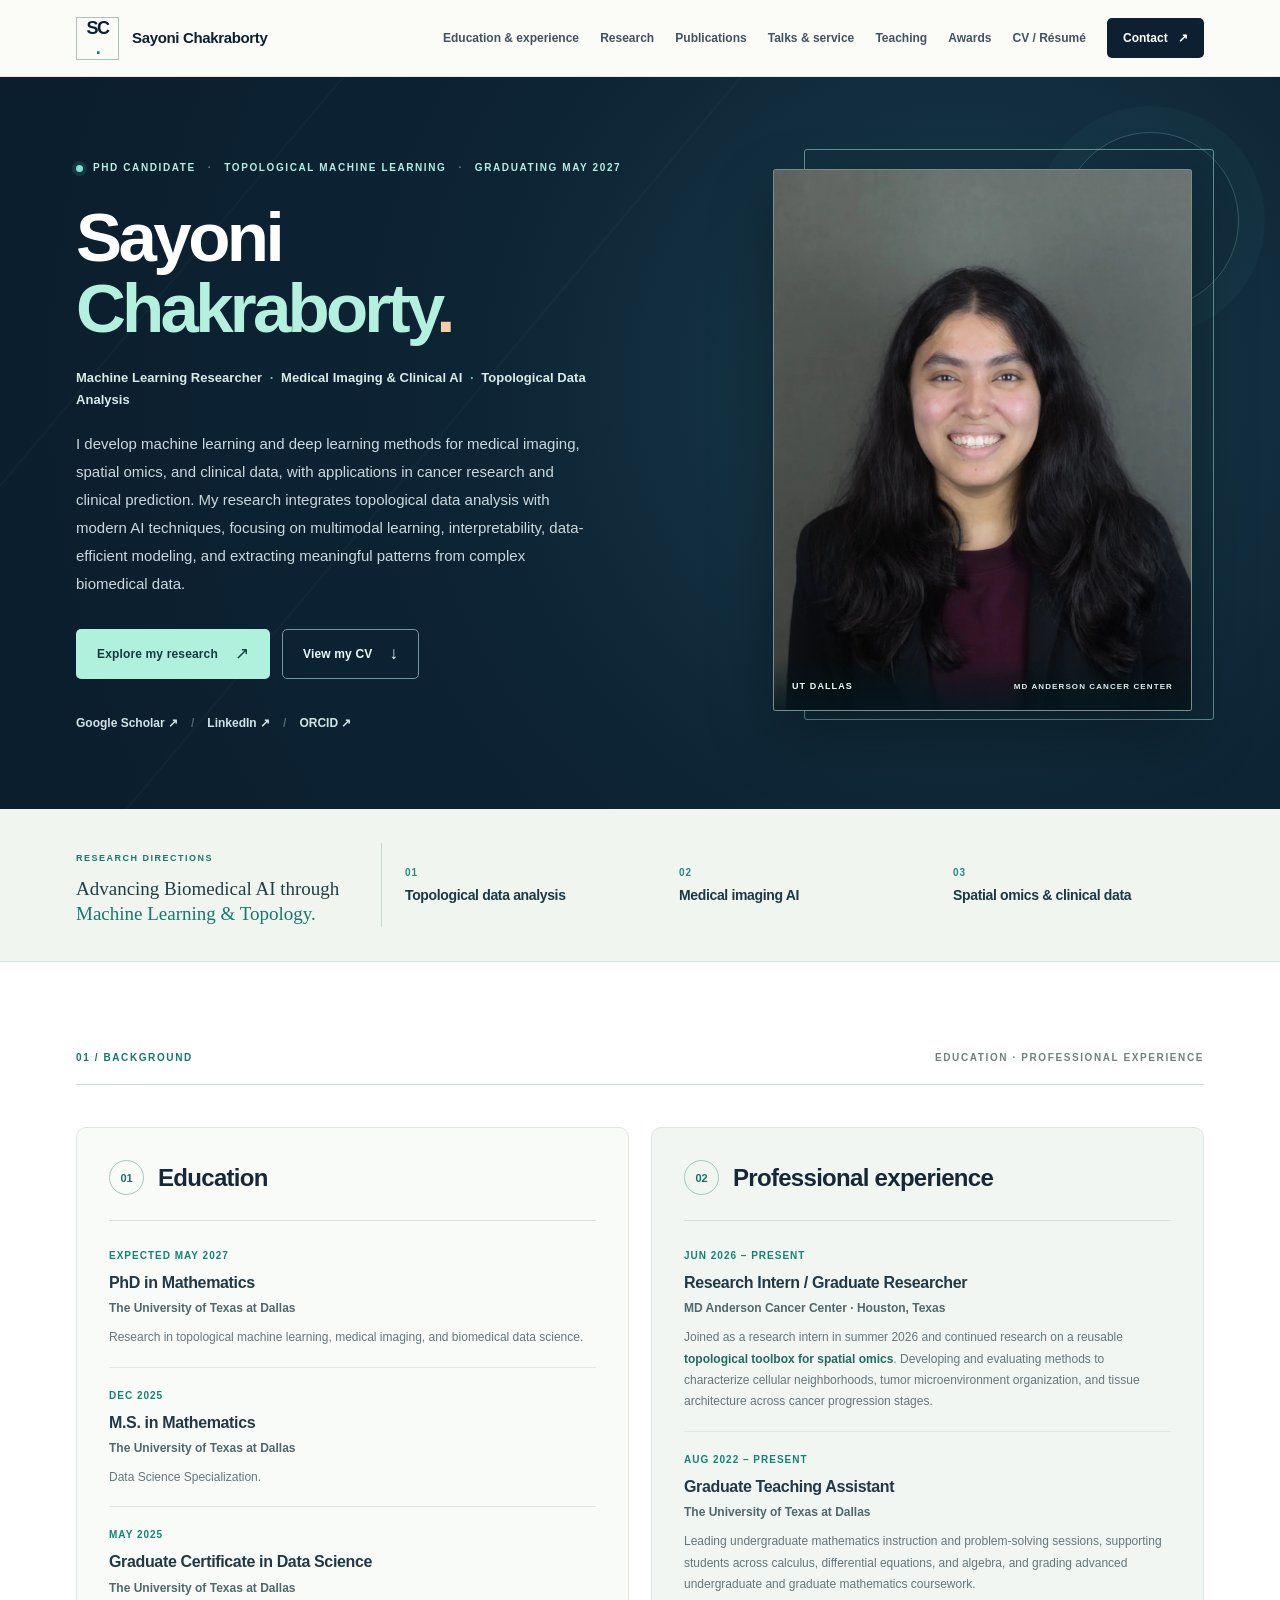
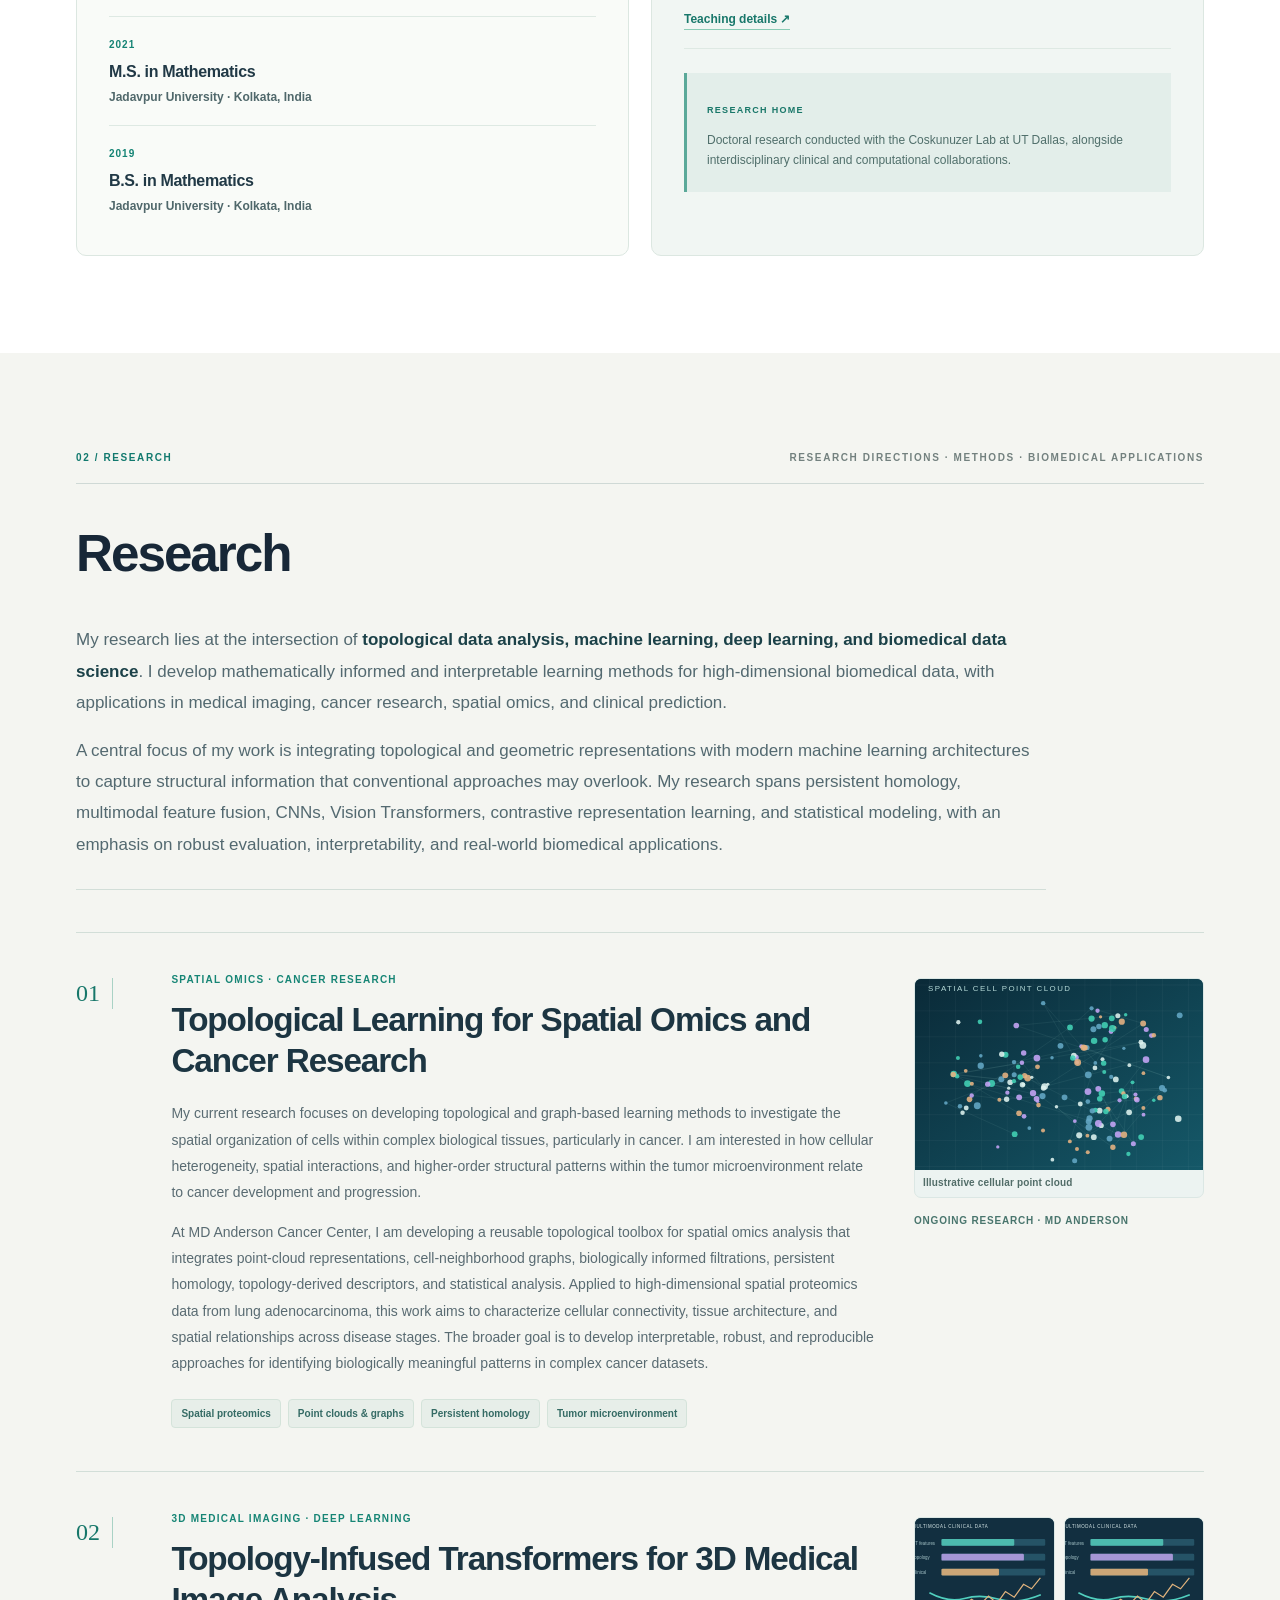
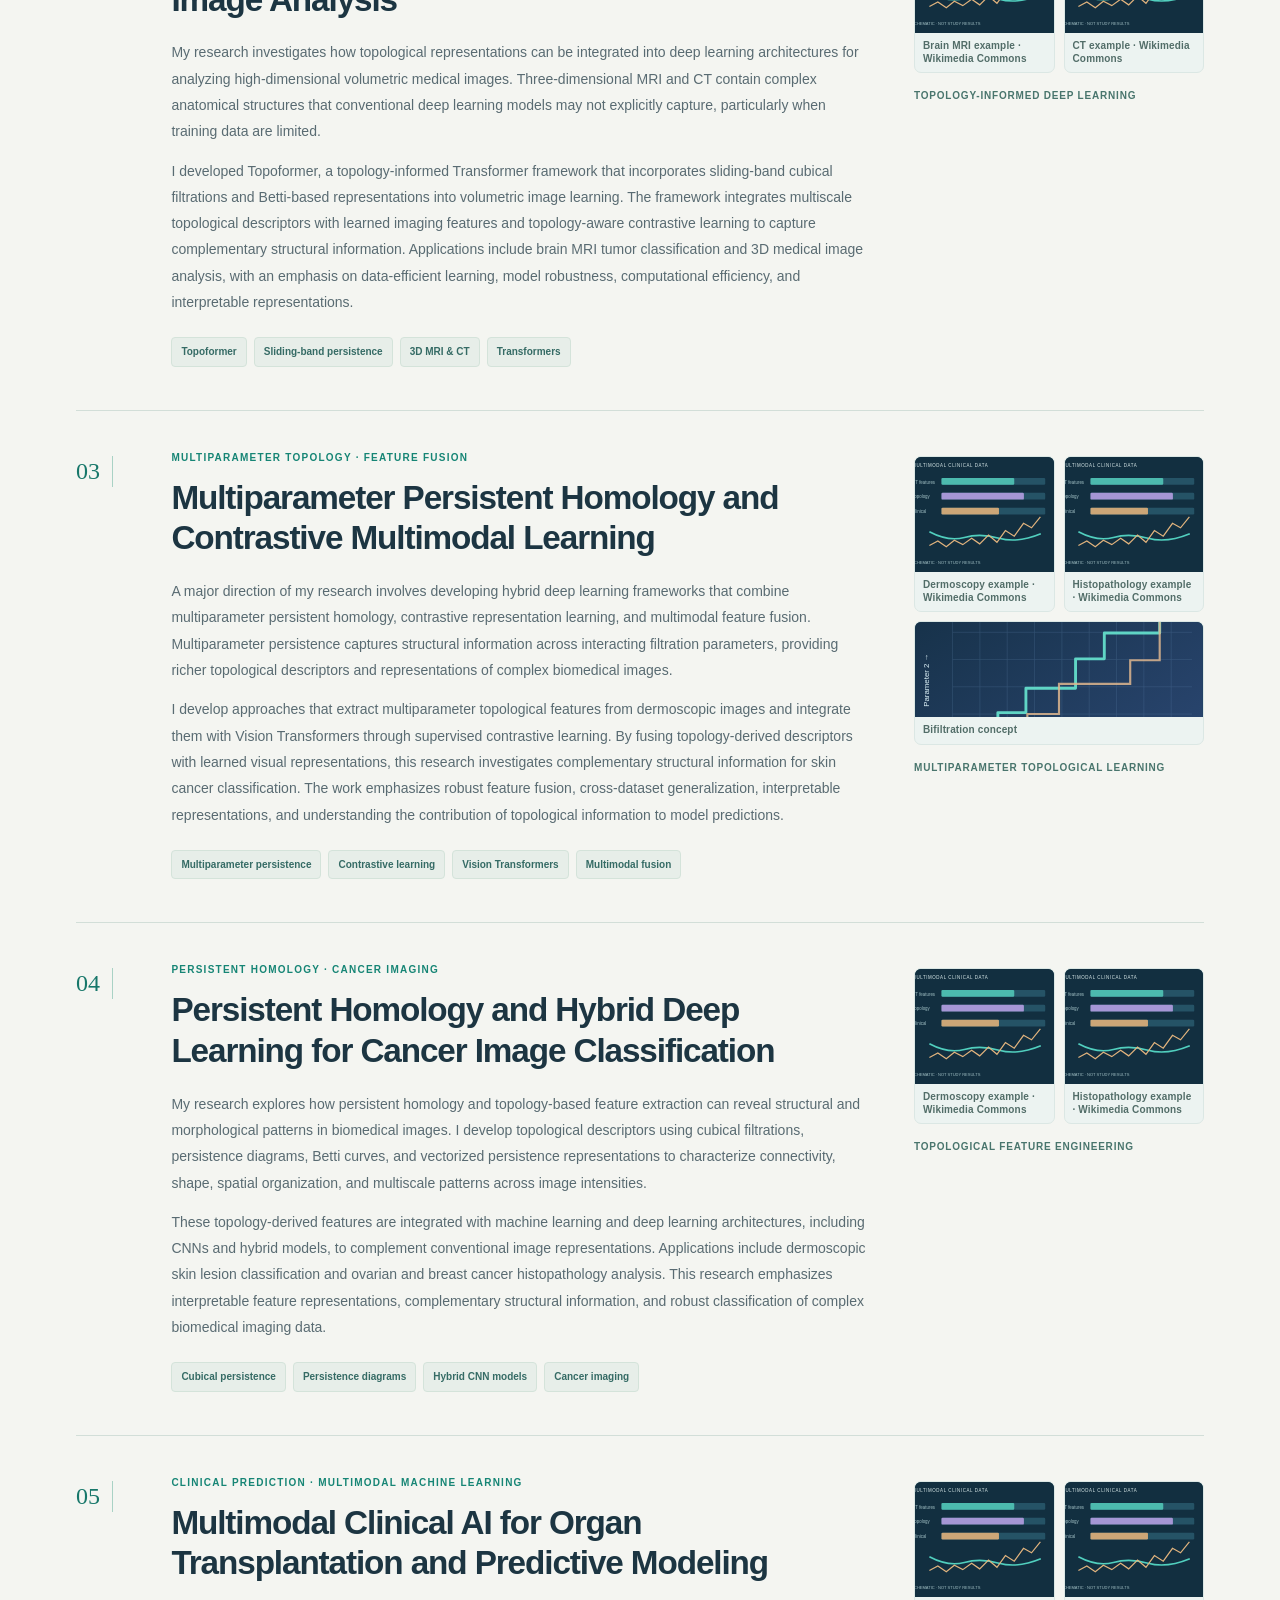
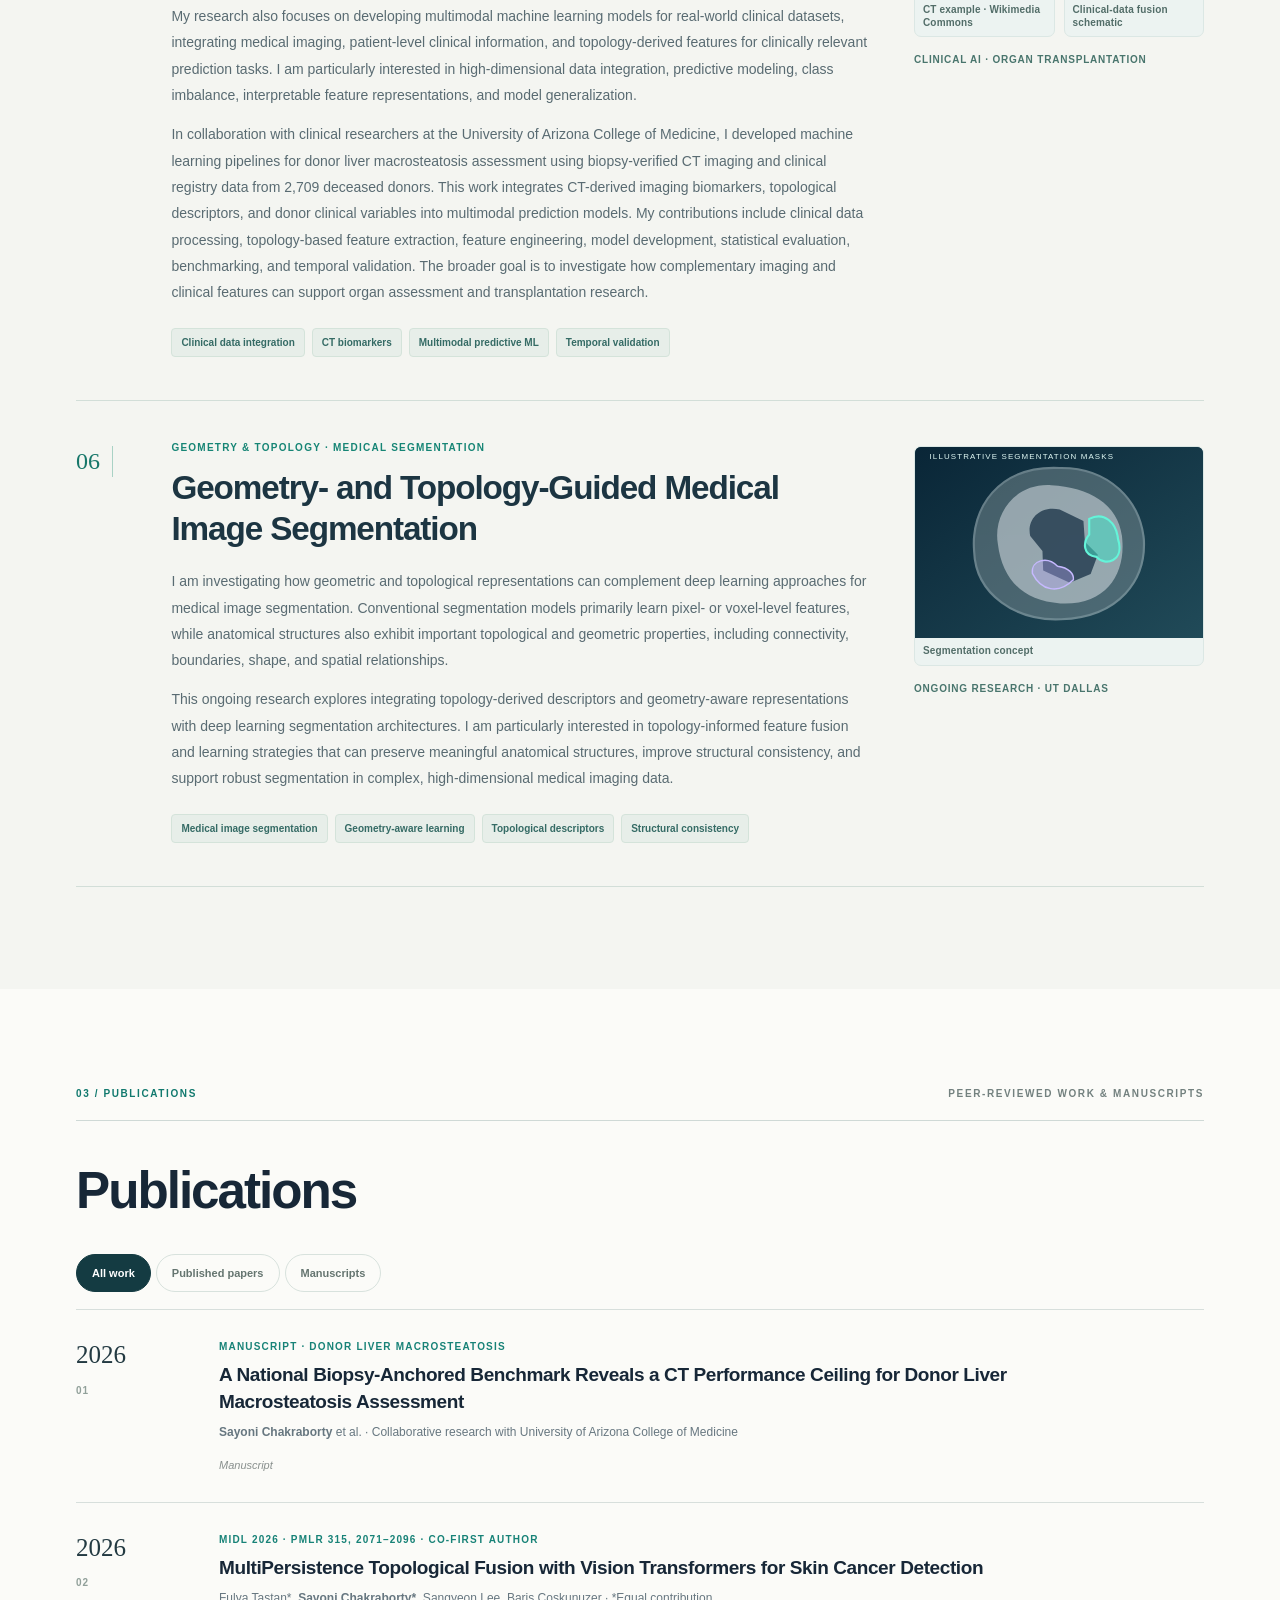
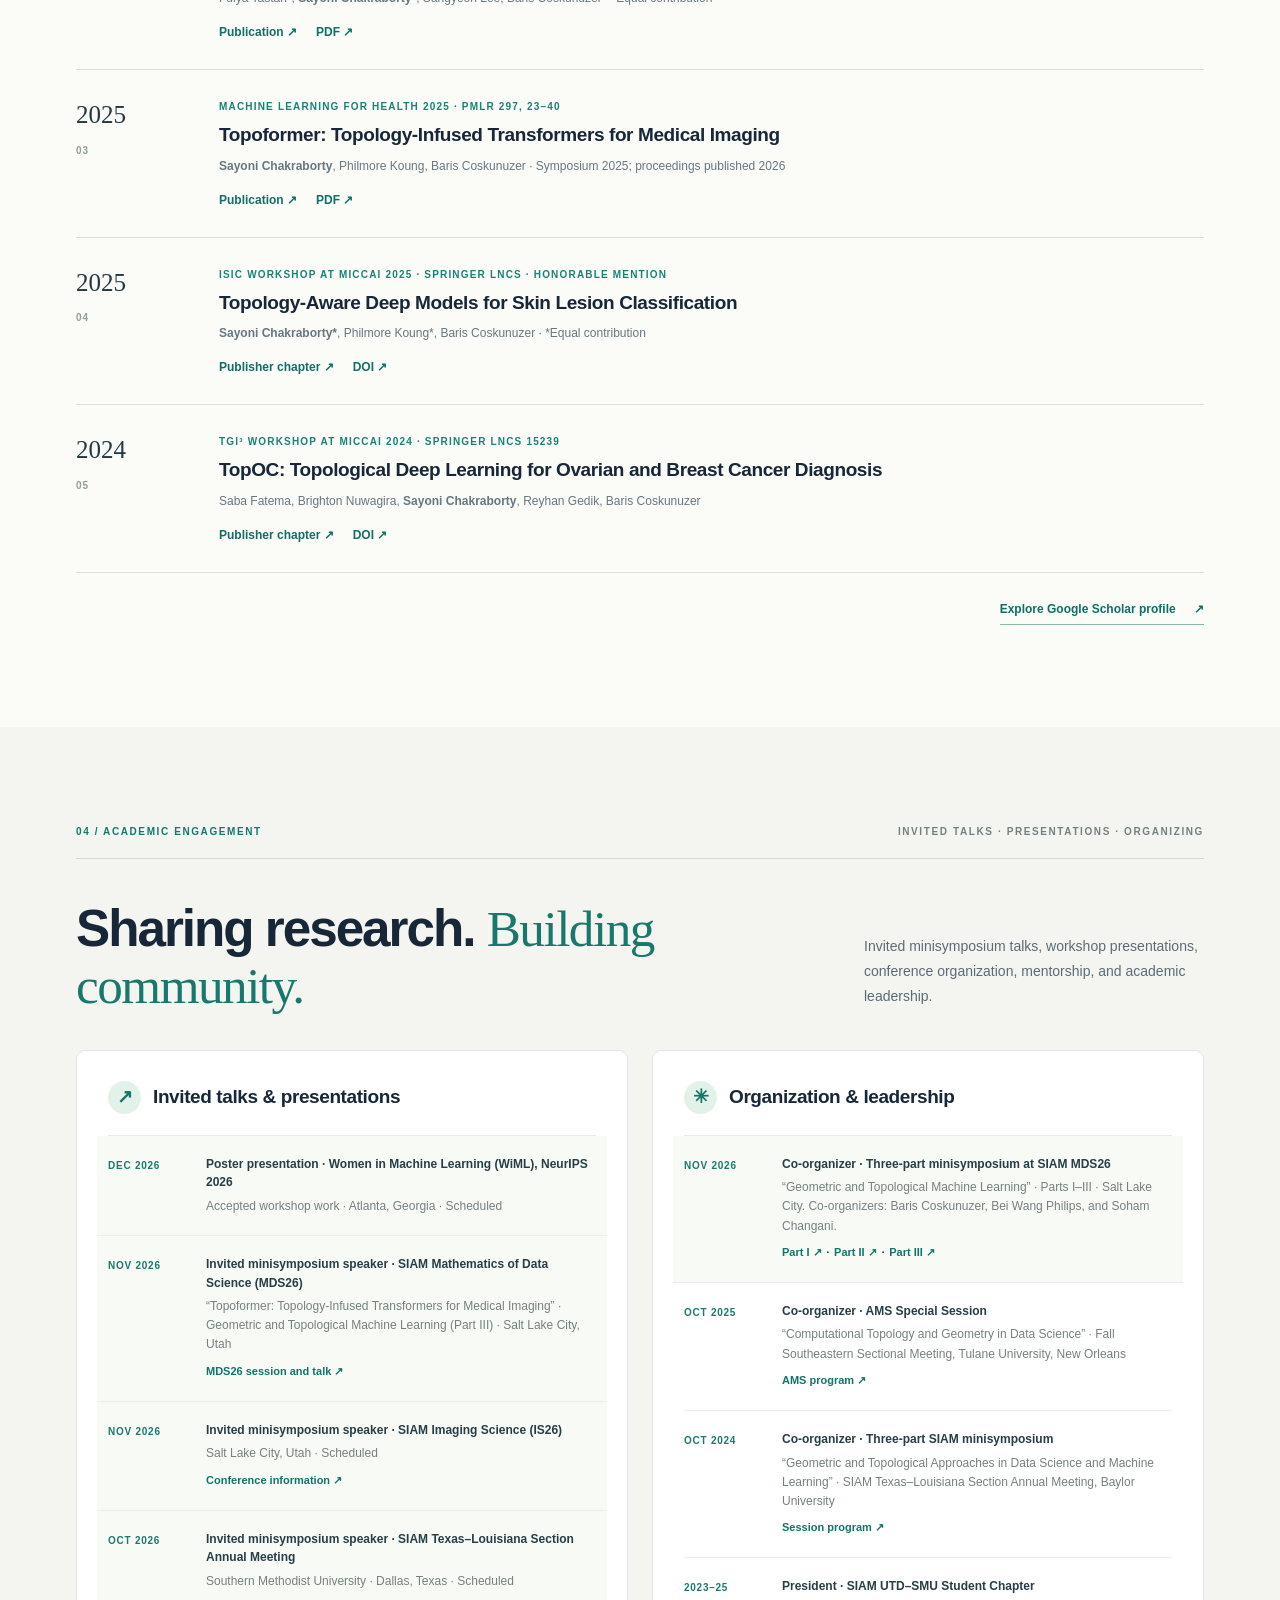
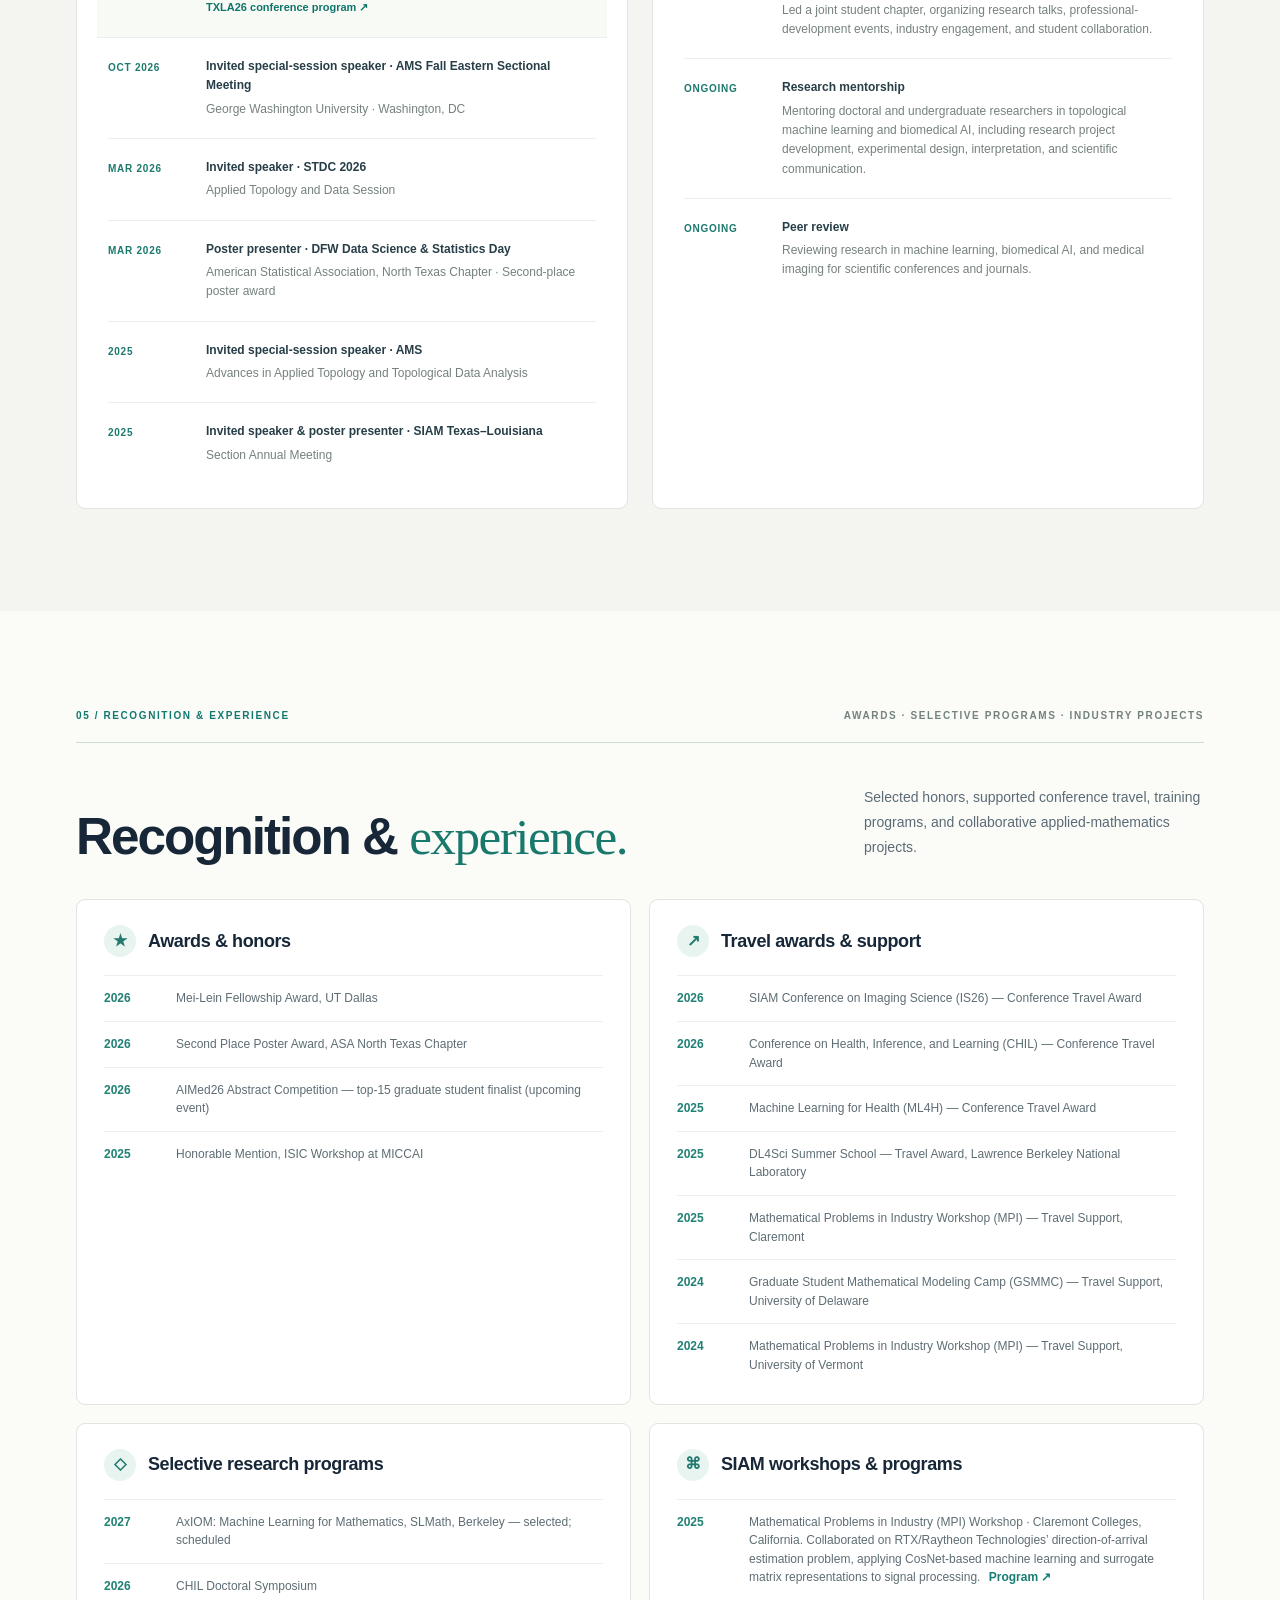
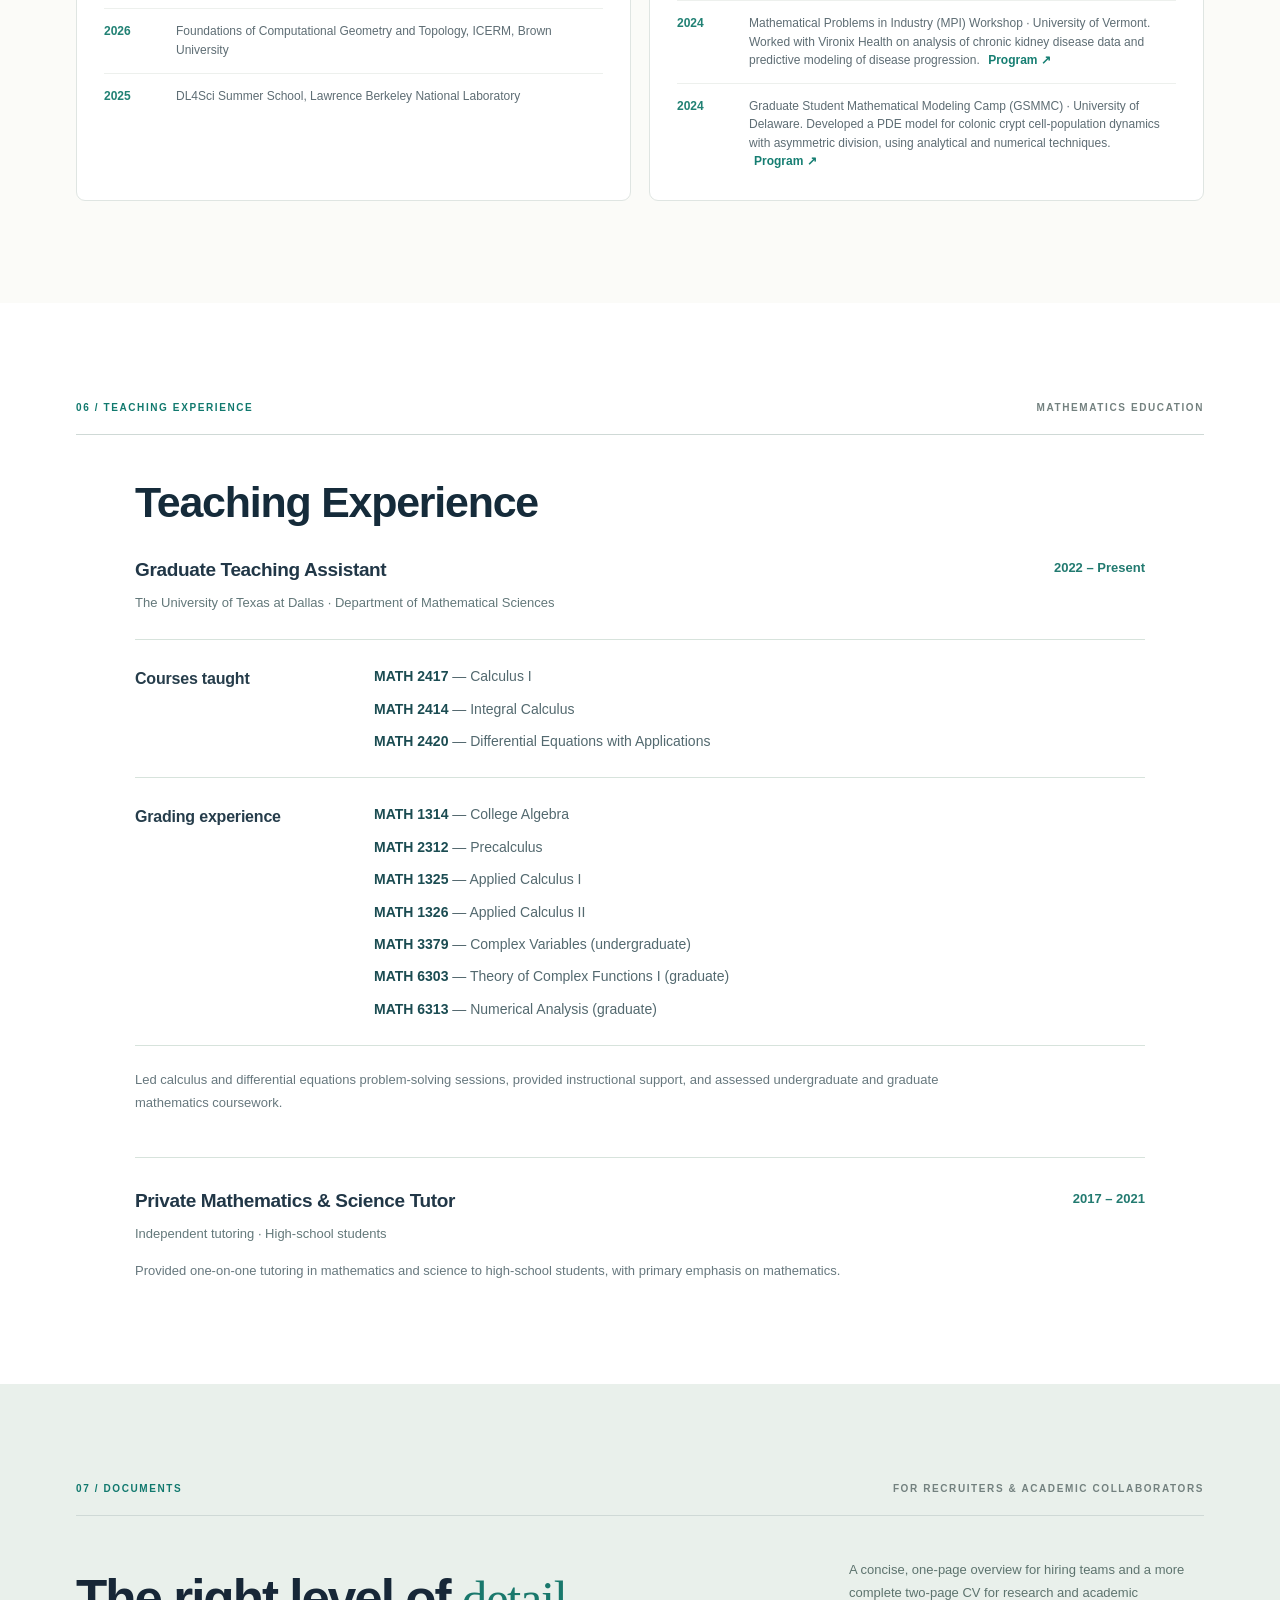
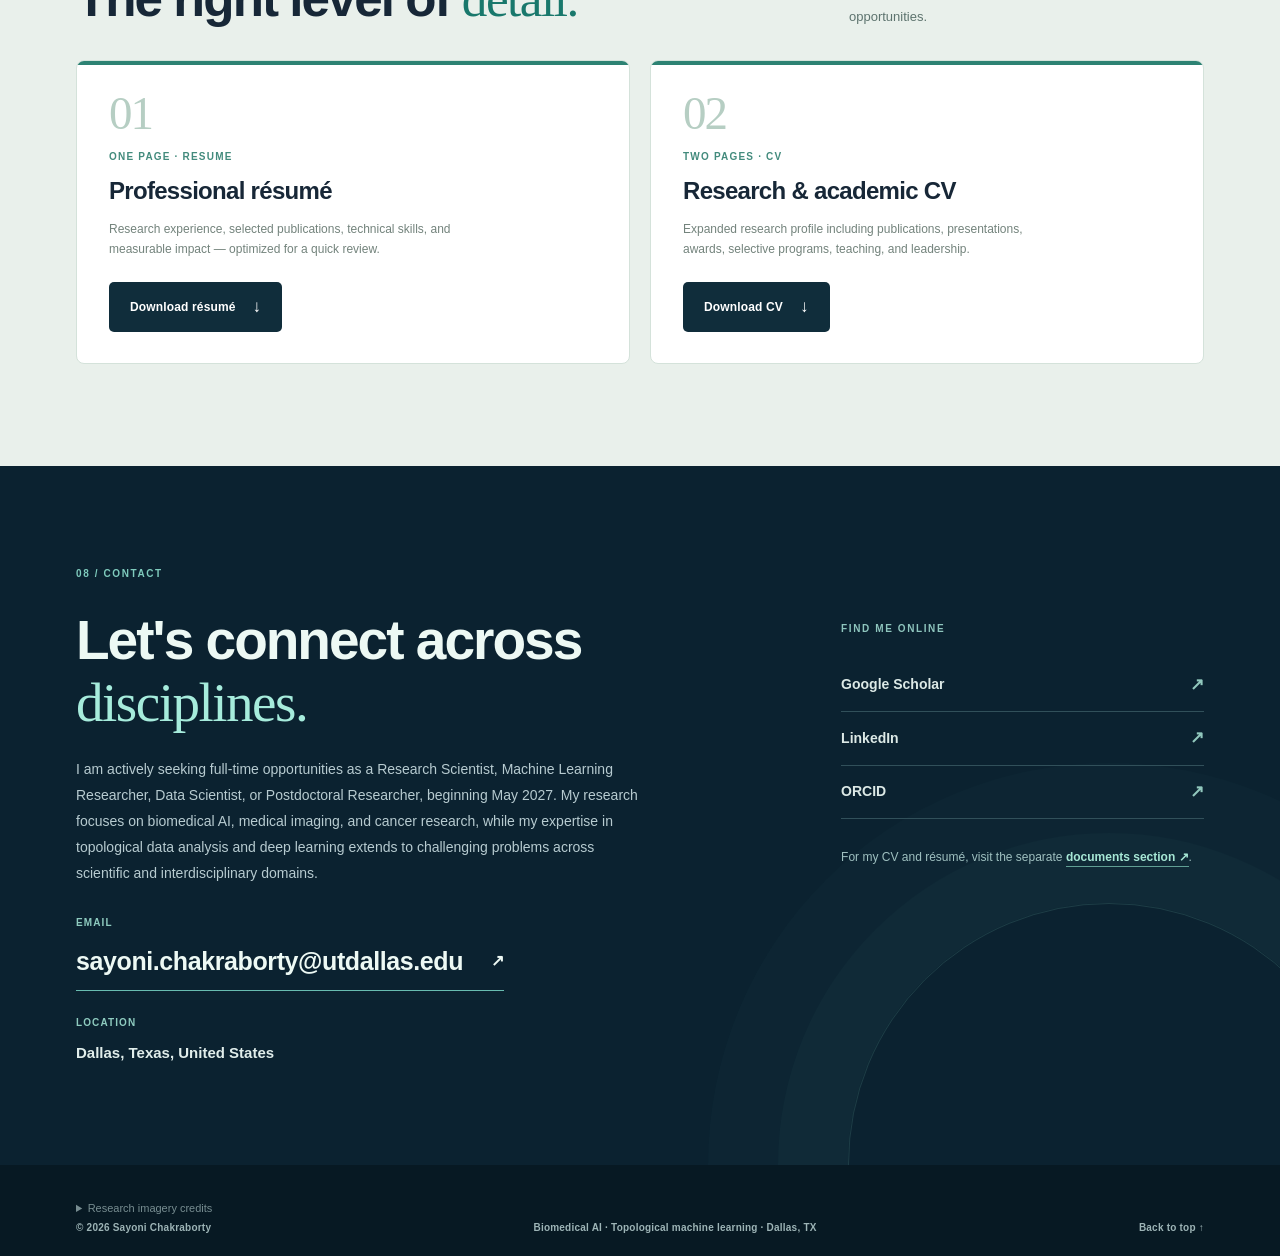
<file: index.html>
<!DOCTYPE html>

<html lang="en">
<head>
<meta charset="utf-8"/>
<meta content="width=device-width,initial-scale=1" name="viewport"/>
<meta content="light" name="color-scheme"/>
<meta content="#10273b" name="theme-color"/>
<meta content="Sayoni Chakraborty is a PhD researcher in topological machine learning, biomedical AI, medical imaging, and spatial omics at The University of Texas at Dallas." name="description"/>
<meta content="website" property="og:type"/>
<meta content="Sayoni Chakraborty | Biomedical AI &amp; Topological Machine Learning" property="og:title"/>
<meta content="Research, publications, invited talks, academic leadership, and professional portfolio." property="og:description"/>
<title>Sayoni Chakraborty — Biomedical AI &amp; Topological Machine Learning</title>
<link href="assets/favicon.svg" rel="icon" type="image/svg+xml"/>
<link href="assets/style.css" rel="stylesheet"/>
<script defer="" src="assets/main.js"></script>
<script type="application/ld+json">{"@context":"https://schema.org","@type":"Person","name":"Sayoni Chakraborty","jobTitle":"PhD Researcher","affiliation":{"@type":"CollegeOrUniversity","name":"The University of Texas at Dallas"},"sameAs":["https://www.linkedin.com/in/sayoni-chakraborty/","https://scholar.google.com/citations?user=Q0i8S-sAAAAJ&hl=en","https://orcid.org/0009-0000-3278-5218"],"knowsAbout":["Topological data analysis","Biomedical AI","Medical imaging","Spatial omics","Machine learning"]}</script>

<style>
/* Simple academic-style teaching listing, maintained in index.html for easy GitHub edits. */
.teaching-simple{max-width:1010px;margin:0 auto}
.teaching-simple h2{font-size:clamp(32px,3.35vw,45px);font-weight:650;line-height:1.18;letter-spacing:-1.2px;color:#152b3a;margin:0 0 27px}
.teaching-position{display:flex;align-items:start;justify-content:space-between;gap:20px;padding:0 0 25px;border-bottom:1px solid #d7e3dc}
.teaching-position strong{display:block;font-size:19px;letter-spacing:-.35px;color:#213747}
.teaching-position span{display:block;font-size:13px;color:#63787a;margin-top:6px}
.teaching-position time{white-space:nowrap;font-size:13px;font-weight:680;color:#227a70;padding-top:3px}
.teaching-entry{display:grid;grid-template-columns:215px minmax(0,1fr);gap:24px;padding:25px 0;border-bottom:1px solid #d7e3dc}
.teaching-entry h3{font-size:16px;font-weight:730;letter-spacing:-.2px;color:#263d4b;margin:1px 0 0}
.teaching-entry ul{list-style:none;margin:0;padding:0;display:grid;gap:10px}
.teaching-entry li{color:#53696f;font-size:14px;line-height:1.6}
.teaching-entry li strong{color:#1b4c52;font-weight:730}
.teaching-note{font-size:13px;line-height:1.8;color:#67787e;margin:22px 0 0;max-width:850px}
.teaching-position-secondary{margin-top:42px;padding-bottom:14px;border-bottom:0;border-top:1px solid #d7e3dc;padding-top:27px}
.private-tutor-note{margin-top:0;margin-bottom:0}
@media(max-width:650px){.teaching-position{display:block}.teaching-position time{display:block;margin-top:12px}.teaching-entry{grid-template-columns:1fr;gap:14px}}

/* Research overview: aligned with the existing academic portfolio style. */
.research-overview{max-width:970px;margin:0 0 42px 0;padding:0 0 29px;border-bottom:1px solid #d2ded8}
.research-overview p{font-size:clamp(15px,1.34vw,17px);line-height:1.85;color:#536970;margin:0 0 16px}
.research-overview p:last-child{margin-bottom:0}
.research-overview strong{color:#1b4148;font-weight:680}
@media(max-width:650px){.research-overview{margin-bottom:30px;padding-bottom:24px}.research-overview p{font-size:14px;line-height:1.77}}

.image-credit-note{font-size:11px;line-height:1.65;opacity:.75;padding:12px 0 3px}
.image-credit-note summary{cursor:pointer;max-width:max-content}
.image-credit-note p{max-width:930px;margin:10px 0}
.image-credit-note a{color:inherit;text-decoration:underline}
</style>
</head>
<body>
<a class="skip-link" href="#main">Skip to content</a>
<header class="site-header" id="top">
<div class="wrap nav-wrap">
<a aria-label="Sayoni Chakraborty homepage" class="brand" href="#top"><span class="brand-mark">SC<span class="mark-dot">.</span></span><span class="brand-name">Sayoni Chakraborty</span></a>
<button aria-controls="primary-nav" aria-expanded="false" aria-label="Open navigation" class="menu-toggle" type="button"><span></span><span></span><span></span></button>
<nav aria-label="Primary navigation" class="main-nav" id="primary-nav">
<a href="#about">Education &amp; experience</a><a href="#research">Research</a><a href="#publications">Publications</a><a href="#speaking">Talks &amp; service</a><a href="#teaching">Teaching</a><a href="#recognition">Awards</a><a href="#documents">CV / Résumé</a><a class="nav-contact" href="#contact">Contact <span aria-hidden="true">↗</span></a>
</nav>
</div>
</header>
<main id="main">
<section aria-labelledby="hero-title" class="hero">
<div class="wrap hero-grid">
<div class="hero-copy">

<p class="eyebrow light-eyebrow"><span class="live-dot"></span> PHD CANDIDATE <span class="dot-sep">·</span> TOPOLOGICAL MACHINE LEARNING <span class="dot-sep">·</span> GRADUATING MAY 2027</p>

<h1 id="hero-title">Sayoni <span class="hero-last-name">Chakraborty<span class="hero-period">.</span></span></h1>

<p class="hero-role">Machine Learning Researcher <span class="role-separator">·</span> Medical Imaging &amp; Clinical AI <span class="role-separator">·</span> Topological Data Analysis</p>


<p class="hero-description">I develop machine learning and deep learning methods for medical imaging, spatial omics, and clinical data, with applications in cancer research and clinical prediction. My research integrates topological data analysis with modern AI techniques, focusing on multimodal learning, interpretability, data-efficient modeling, and extracting meaningful patterns from complex biomedical data.</p>

<div class="hero-actions">
  <a class="button button-primary" href="#research">Explore my research <span aria-hidden="true">↗</span></a>
  <a class="button button-outline" href="docs/Sayoni_Chakraborty_Two_Page_CV.pdf" rel="noopener" target="_blank">View my CV <span aria-hidden="true">↓</span></a>
</div>

<div aria-label="Professional profiles" class="hero-links">
  <a href="https://scholar.google.com/citations?user=Q0i8S-sAAAAJ&amp;hl=en" rel="noopener noreferrer" target="_blank">Google Scholar ↗</a>
  <span>/</span>
  <a href="https://www.linkedin.com/in/sayoni-chakraborty/" rel="noopener noreferrer" target="_blank">LinkedIn ↗</a>
  <span>/</span>
  <a href="https://orcid.org/0009-0000-3278-5218" rel="noopener noreferrer" target="_blank">ORCID ↗</a>
</div>
</div>


<div class="portrait-layout">
  <div aria-hidden="true" class="portrait-outline"></div>

  <figure class="portrait-frame">
    <img
      alt="Professional portrait of Sayoni Chakraborty"
      fetchpriority="high"
      height="1200"
      src="assets/sayoni-portrait.webp"
      width="900"
    />
    <figcaption>
      <span>UT DALLAS</span>
      <span><strong>MD ANDERSON CANCER CENTER</strong></span>
    </figcaption>
  </figure>
</div>
</div>
</section>

<section aria-label="Research interests" class="impact-band">
<div class="wrap interest-grid">
<div class="interest-intro"><span>RESEARCH DIRECTIONS</span><p>Advancing Biomedical AI through<br/><em>Machine Learning &amp; Topology.</em></p></div>

<div class="interest-item"><span class="interest-number">01</span><strong>Topological data analysis</strong></div>
<div class="interest-item"><span class="interest-number">02</span><strong>Medical imaging AI</strong></div>
<div class="interest-item"><span class="interest-number">03</span><strong>Spatial omics &amp; clinical data</strong></div>
</div></section>

<section aria-labelledby="about-title" class="section about-section" id="about">
<div class="wrap">
<div class="section-topline"><span class="section-num" id="about-title">01 / BACKGROUND</span><span class="section-context">EDUCATION · PROFESSIONAL EXPERIENCE</span></div>
<div class="background-grid">
<div class="background-panel"><div class="background-header"><span class="background-symbol">01</span><h3>Education</h3></div>
<div class="timeline-item"><span class="timeline-date">EXPECTED MAY 2027</span><h4>PhD in Mathematics</h4><p class="timeline-place">The University of Texas at Dallas</p><p class="timeline-copy">Research in topological machine learning, medical imaging, and biomedical data science.</p></div>
<div class="timeline-item"><span class="timeline-date">DEC 2025</span><h4>M.S. in Mathematics</h4><p class="timeline-place">The University of Texas at Dallas</p><p class="timeline-copy">Data Science Specialization.</p></div>
<div class="timeline-item"><span class="timeline-date">MAY 2025</span><h4>Graduate Certificate in Data Science</h4><p class="timeline-place">The University of Texas at Dallas</p></div>
<div class="timeline-item"><span class="timeline-date">2021</span><h4>M.S. in Mathematics</h4><p class="timeline-place">Jadavpur University · Kolkata, India</p></div>
<div class="timeline-item"><span class="timeline-date">2019</span><h4>B.S. in Mathematics</h4><p class="timeline-place">Jadavpur University · Kolkata, India</p></div>
</div>
<div class="background-panel"><div class="background-header"><span class="background-symbol">02</span><h3>Professional experience</h3></div>
<div class="timeline-item"><span class="timeline-date">JUN 2026 – PRESENT</span><h4>Research Intern / Graduate Researcher</h4><p class="timeline-place">MD Anderson Cancer Center · Houston, Texas</p><p class="timeline-copy">Joined as a research intern in summer 2026 and continued research on a reusable <strong>topological toolbox for spatial omics</strong>. Developing and evaluating methods to characterize cellular neighborhoods, tumor microenvironment organization, and tissue architecture across cancer progression stages.</p></div>
<div class="timeline-item"><span class="timeline-date">AUG 2022 – PRESENT</span><h4>Graduate Teaching Assistant</h4><p class="timeline-place">The University of Texas at Dallas</p><p class="timeline-copy">Leading undergraduate mathematics instruction and problem-solving sessions, supporting students across calculus, differential equations, and algebra, and grading advanced undergraduate and graduate mathematics coursework.</p><a class="text-arrow" href="#teaching">Teaching details ↗</a></div>
<div class="background-aside"><span>RESEARCH HOME</span><p>Doctoral research conducted with the Coskunuzer Lab at UT Dallas, alongside interdisciplinary clinical and computational collaborations.</p></div>
</div>
</div>
</div>
</section>
<section aria-labelledby="research-title" class="section research-section" id="research">
<div class="wrap">
<div class="section-topline"><span class="section-num">02 / RESEARCH</span><span class="section-context">RESEARCH DIRECTIONS · METHODS · BIOMEDICAL APPLICATIONS</span></div>
<div class="section-header research-heading"><h2 id="research-title">Research</h2></div>
<div class="research-overview">
<p>My research lies at the intersection of <strong>topological data analysis, machine learning, deep learning, and biomedical data science</strong>. I develop mathematically informed and interpretable learning methods for high-dimensional biomedical data, with applications in medical imaging, cancer research, spatial omics, and clinical prediction.</p>
<p>A central focus of my work is integrating topological and geometric representations with modern machine learning architectures to capture structural information that conventional approaches may overlook. My research spans persistent homology, multimodal feature fusion, CNNs, Vision Transformers, contrastive representation learning, and statistical modeling, with an emphasis on robust evaluation, interpretability, and real-world biomedical applications.</p>
</div>
<div class="research-stories">
<article class="research-story research-spatial">
<div class="story-index"><span>01</span><span aria-hidden="true" class="story-line"></span></div>
<div class="story-content"><p class="story-kicker">SPATIAL OMICS · CANCER RESEARCH</p><h3>Topological Learning for Spatial Omics and Cancer Research</h3><p>My current research focuses on developing topological and graph-based learning methods to investigate the spatial organization of cells within complex biological tissues, particularly in cancer. I am interested in how cellular heterogeneity, spatial interactions, and higher-order structural patterns within the tumor microenvironment relate to cancer development and progression.</p><p>At MD Anderson Cancer Center, I am developing a reusable topological toolbox for spatial omics analysis that integrates point-cloud representations, cell-neighborhood graphs, biologically informed filtrations, persistent homology, topology-derived descriptors, and statistical analysis. Applied to high-dimensional spatial proteomics data from lung adenocarcinoma, this work aims to characterize cellular connectivity, tissue architecture, and spatial relationships across disease stages. The broader goal is to develop interpretable, robust, and reproducible approaches for identifying biologically meaningful patterns in complex cancer datasets.</p><div class="story-tags"><span>Spatial proteomics</span><span>Point clouds &amp; graphs</span><span>Persistent homology</span><span>Tumor microenvironment</span></div></div>
<div class="story-side"><div class="story-visuals" data-count="1"><figure class="story-figure"><img alt="Illustrative point cloud of spatially distributed cells" decoding="async" loading="lazy" src="assets/research/point-cloud.svg"/><figcaption>Illustrative cellular point cloud</figcaption></figure></div><span class="story-status">ONGOING RESEARCH · MD ANDERSON</span></div>
</article>
<article class="research-story research-volume">
<div class="story-index"><span>02</span><span aria-hidden="true" class="story-line"></span></div>
<div class="story-content"><p class="story-kicker">3D MEDICAL IMAGING · DEEP LEARNING</p><h3>Topology-Infused Transformers for 3D Medical Image Analysis</h3><p>My research investigates how topological representations can be integrated into deep learning architectures for analyzing high-dimensional volumetric medical images. Three-dimensional MRI and CT contain complex anatomical structures that conventional deep learning models may not explicitly capture, particularly when training data are limited.</p><p>I developed Topoformer, a topology-informed Transformer framework that incorporates sliding-band cubical filtrations and Betti-based representations into volumetric image learning. The framework integrates multiscale topological descriptors with learned imaging features and topology-aware contrastive learning to capture complementary structural information. Applications include brain MRI tumor classification and 3D medical image analysis, with an emphasis on data-efficient learning, model robustness, computational efficiency, and interpretable representations.</p><div class="story-tags"><span>Topoformer</span><span>Sliding-band persistence</span><span>3D MRI &amp; CT</span><span>Transformers</span></div></div>
<div class="story-side"><div class="story-visuals" data-count="2"><figure class="story-figure"><img alt="Example axial brain MRI image" decoding="async" loading="lazy" src="https://upload.wikimedia.org/wikipedia/commons/a/a6/MRI_Brain_T2_Axial_%281%29.jpg"/><figcaption>Brain MRI example · Wikimedia Commons</figcaption></figure><figure class="story-figure"><img alt="Example abdominal CT image not from the donor liver study" decoding="async" loading="lazy" src="https://upload.wikimedia.org/wikipedia/commons/a/a9/CT_of_a_normal_abdomen_and_pelvis%2C_axial_plane_105.png"/><figcaption>CT example · Wikimedia Commons</figcaption></figure></div><span class="story-status">TOPOLOGY-INFORMED DEEP LEARNING</span></div>
</article>
<article class="research-story research-fusion">
<div class="story-index"><span>03</span><span aria-hidden="true" class="story-line"></span></div>
<div class="story-content"><p class="story-kicker">MULTIPARAMETER TOPOLOGY · FEATURE FUSION</p><h3>Multiparameter Persistent Homology and Contrastive Multimodal Learning</h3><p>A major direction of my research involves developing hybrid deep learning frameworks that combine multiparameter persistent homology, contrastive representation learning, and multimodal feature fusion. Multiparameter persistence captures structural information across interacting filtration parameters, providing richer topological descriptors and representations of complex biomedical images.</p><p>I develop approaches that extract multiparameter topological features from dermoscopic images and integrate them with Vision Transformers through supervised contrastive learning. By fusing topology-derived descriptors with learned visual representations, this research investigates complementary structural information for skin cancer classification. The work emphasizes robust feature fusion, cross-dataset generalization, interpretable representations, and understanding the contribution of topological information to model predictions.</p><div class="story-tags"><span>Multiparameter persistence</span><span>Contrastive learning</span><span>Vision Transformers</span><span>Multimodal fusion</span></div></div>
<div class="story-side"><div class="story-visuals" data-count="3"><figure class="story-figure"><img alt="Illustrative dermoscopic skin lesion image" decoding="async" loading="lazy" src="https://upload.wikimedia.org/wikipedia/commons/1/1e/Superficial_spreading_melanoma_in_situ_on_dermoscopy.jpg"/><figcaption>Dermoscopy example · Wikimedia Commons</figcaption></figure><figure class="story-figure"><img alt="Illustrative histopathology slide of melanoma" decoding="async" loading="lazy" src="https://upload.wikimedia.org/wikipedia/commons/a/aa/Histopathology_of_melanoma%2C_HE.jpg"/><figcaption>Histopathology example · Wikimedia Commons</figcaption></figure><figure class="story-figure"><img alt="Conceptual two-parameter filtration diagram" decoding="async" loading="lazy" src="assets/research/bifiltration.svg"/><figcaption>Bifiltration concept</figcaption></figure></div><span class="story-status">MULTIPARAMETER TOPOLOGICAL LEARNING</span></div>
</article>
<article class="research-story research-skin">
<div class="story-index"><span>04</span><span aria-hidden="true" class="story-line"></span></div>
<div class="story-content"><p class="story-kicker">PERSISTENT HOMOLOGY · CANCER IMAGING</p><h3>Persistent Homology and Hybrid Deep Learning for Cancer Image Classification</h3><p>My research explores how persistent homology and topology-based feature extraction can reveal structural and morphological patterns in biomedical images. I develop topological descriptors using cubical filtrations, persistence diagrams, Betti curves, and vectorized persistence representations to characterize connectivity, shape, spatial organization, and multiscale patterns across image intensities.</p><p>These topology-derived features are integrated with machine learning and deep learning architectures, including CNNs and hybrid models, to complement conventional image representations. Applications include dermoscopic skin lesion classification and ovarian and breast cancer histopathology analysis. This research emphasizes interpretable feature representations, complementary structural information, and robust classification of complex biomedical imaging data.</p><div class="story-tags"><span>Cubical persistence</span><span>Persistence diagrams</span><span>Hybrid CNN models</span><span>Cancer imaging</span></div></div>
<div class="story-side"><div class="story-visuals" data-count="2"><figure class="story-figure"><img alt="Illustrative dermoscopic skin lesion image" decoding="async" loading="lazy" src="https://upload.wikimedia.org/wikipedia/commons/1/1e/Superficial_spreading_melanoma_in_situ_on_dermoscopy.jpg"/><figcaption>Dermoscopy example · Wikimedia Commons</figcaption></figure><figure class="story-figure"><img alt="Illustrative histopathology slide of melanoma" decoding="async" loading="lazy" src="https://upload.wikimedia.org/wikipedia/commons/a/aa/Histopathology_of_melanoma%2C_HE.jpg"/><figcaption>Histopathology example · Wikimedia Commons</figcaption></figure></div><span class="story-status">TOPOLOGICAL FEATURE ENGINEERING</span></div>
</article>
<article class="research-story research-liver">
<div class="story-index"><span>05</span><span aria-hidden="true" class="story-line"></span></div>
<div class="story-content"><p class="story-kicker">CLINICAL PREDICTION · MULTIMODAL MACHINE LEARNING</p><h3>Multimodal Clinical AI for Organ Transplantation and Predictive Modeling</h3><p>My research also focuses on developing multimodal machine learning models for real-world clinical datasets, integrating medical imaging, patient-level clinical information, and topology-derived features for clinically relevant prediction tasks. I am particularly interested in high-dimensional data integration, predictive modeling, class imbalance, interpretable feature representations, and model generalization.</p><p>In collaboration with clinical researchers at the University of Arizona College of Medicine, I developed machine learning pipelines for donor liver macrosteatosis assessment using biopsy-verified CT imaging and clinical registry data from 2,709 deceased donors. This work integrates CT-derived imaging biomarkers, topological descriptors, and donor clinical variables into multimodal prediction models. My contributions include clinical data processing, topology-based feature extraction, feature engineering, model development, statistical evaluation, benchmarking, and temporal validation. The broader goal is to investigate how complementary imaging and clinical features can support organ assessment and transplantation research.</p><div class="story-tags"><span>Clinical data integration</span><span>CT biomarkers</span><span>Multimodal predictive ML</span><span>Temporal validation</span></div></div>
<div class="story-side"><div class="story-visuals" data-count="2"><figure class="story-figure"><img alt="Example abdominal CT image not from the donor liver study" decoding="async" loading="lazy" src="https://upload.wikimedia.org/wikipedia/commons/a/a9/CT_of_a_normal_abdomen_and_pelvis%2C_axial_plane_105.png"/><figcaption>CT example · Wikimedia Commons</figcaption></figure><figure class="story-figure"><img alt="Illustration of multimodal CT topology and patient clinical data fusion" decoding="async" loading="lazy" src="assets/research/clinical-data.svg"/><figcaption>Clinical-data fusion schematic</figcaption></figure></div><span class="story-status">CLINICAL AI · ORGAN TRANSPLANTATION</span></div>
</article>
<article class="research-story research-segment">
<div class="story-index"><span>06</span><span aria-hidden="true" class="story-line"></span></div>
<div class="story-content"><p class="story-kicker">GEOMETRY &amp; TOPOLOGY · MEDICAL SEGMENTATION</p><h3>Geometry- and Topology-Guided Medical Image Segmentation</h3><p>I am investigating how geometric and topological representations can complement deep learning approaches for medical image segmentation. Conventional segmentation models primarily learn pixel- or voxel-level features, while anatomical structures also exhibit important topological and geometric properties, including connectivity, boundaries, shape, and spatial relationships.</p><p>This ongoing research explores integrating topology-derived descriptors and geometry-aware representations with deep learning segmentation architectures. I am particularly interested in topology-informed feature fusion and learning strategies that can preserve meaningful anatomical structures, improve structural consistency, and support robust segmentation in complex, high-dimensional medical imaging data.</p><div class="story-tags"><span>Medical image segmentation</span><span>Geometry-aware learning</span><span>Topological descriptors</span><span>Structural consistency</span></div></div>
<div class="story-side"><div class="story-visuals" data-count="1"><figure class="story-figure"><img alt="Illustrative MRI segmentation boundaries and masks" decoding="async" loading="lazy" src="assets/research/segmentation.svg"/><figcaption>Segmentation concept</figcaption></figure></div><span class="story-status">ONGOING RESEARCH · UT DALLAS</span></div>
</article>
</div>
</div>
</section>
<section aria-labelledby="publications-title" class="section" id="publications"><div class="wrap"><div class="section-topline"><span class="section-num">03 / PUBLICATIONS</span><span class="section-context">PEER-REVIEWED WORK &amp; MANUSCRIPTS</span></div><div class="section-header compact-header"><h2 id="publications-title">Publications</h2></div>
<div aria-label="Filter publications" class="filter-bar"><button aria-pressed="true" class="filter-button active" data-filter="all" type="button">All work</button><button aria-pressed="false" class="filter-button" data-filter="published" type="button">Published papers</button><button aria-pressed="false" class="filter-button" data-filter="submitted" type="button">Manuscripts</button></div>
<div class="publication-list"><article class="publication" data-category="submitted"><div class="pub-year">2026 <span>01</span></div><div><div class="pub-category">MANUSCRIPT · DONOR LIVER MACROSTEATOSIS</div><h3>A National Biopsy-Anchored Benchmark Reveals a CT Performance Ceiling for Donor Liver Macrosteatosis Assessment</h3><p><strong>Sayoni Chakraborty</strong> et al. · Collaborative research with University of Arizona College of Medicine</p><div class="pub-links"><span class="unlinked-status">Manuscript</span></div></div></article>
<article class="publication" data-category="published"><div class="pub-year">2026 <span>02</span></div><div><div class="pub-category">MIDL 2026 · PMLR 315, 2071–2096 · CO-FIRST AUTHOR</div><h3>MultiPersistence Topological Fusion with Vision Transformers for Skin Cancer Detection</h3><p>Fulya Tastan*, <strong>Sayoni Chakraborty*</strong>, Sangyeon Lee, Baris Coskunuzer · *Equal contribution</p><div class="pub-links"><a href="https://proceedings.mlr.press/v315/tastan26a.html" rel="noopener noreferrer" target="_blank">Publication ↗</a><a href="https://raw.githubusercontent.com/mlresearch/v315/main/assets/tastan26a/tastan26a.pdf" rel="noopener noreferrer" target="_blank">PDF ↗</a></div></div></article>
<article class="publication" data-category="published"><div class="pub-year">2025 <span>03</span></div><div><div class="pub-category">MACHINE LEARNING FOR HEALTH 2025 · PMLR 297, 23–40</div><h3>Topoformer: Topology-Infused Transformers for Medical Imaging</h3><p><strong>Sayoni Chakraborty</strong>, Philmore Koung, Baris Coskunuzer · Symposium 2025; proceedings published 2026</p><div class="pub-links"><a href="https://proceedings.mlr.press/v297/chakraborty26a.html" rel="noopener noreferrer" target="_blank">Publication ↗</a><a href="https://raw.githubusercontent.com/mlresearch/v297/main/assets/chakraborty26a/chakraborty26a.pdf" rel="noopener noreferrer" target="_blank">PDF ↗</a></div></div></article>
<article class="publication" data-category="published"><div class="pub-year">2025 <span>04</span></div><div><div class="pub-category">ISIC WORKSHOP AT MICCAI 2025 · SPRINGER LNCS · HONORABLE MENTION</div><h3>Topology-Aware Deep Models for Skin Lesion Classification</h3><p><strong>Sayoni Chakraborty*</strong>, Philmore Koung*, Baris Coskunuzer · *Equal contribution</p><div class="pub-links"><a href="https://link.springer.com/chapter/10.1007/978-3-032-05825-6_4" rel="noopener noreferrer" target="_blank">Publisher chapter ↗</a><a href="https://doi.org/10.1007/978-3-032-05825-6_4" rel="noopener noreferrer" target="_blank">DOI ↗</a></div></div></article>
<article class="publication" data-category="published"><div class="pub-year">2024 <span>05</span></div><div><div class="pub-category">TGI³ WORKSHOP AT MICCAI 2024 · SPRINGER LNCS 15239</div><h3>TopOC: Topological Deep Learning for Ovarian and Breast Cancer Diagnosis</h3><p>Saba Fatema, Brighton Nuwagira, <strong>Sayoni Chakraborty</strong>, Reyhan Gedik, Baris Coskunuzer</p><div class="pub-links"><a href="https://link.springer.com/chapter/10.1007/978-3-031-73967-5_3" rel="noopener noreferrer" target="_blank">Publisher chapter ↗</a><a href="https://doi.org/10.1007/978-3-031-73967-5_3" rel="noopener noreferrer" target="_blank">DOI ↗</a></div></div></article>
</div><p aria-live="polite" class="visually-hidden" id="filter-empty"></p>
<div class="all-publications-link"><a href="https://scholar.google.com/citations?user=Q0i8S-sAAAAJ&amp;hl=en" rel="noopener noreferrer" target="_blank">Explore Google Scholar profile <span aria-hidden="true">↗</span></a></div>
</div></section>
<section aria-labelledby="speaking-title" class="section section-alt" id="speaking"><div class="wrap"><div class="section-topline"><span class="section-num">04 / ACADEMIC ENGAGEMENT</span><span class="section-context">INVITED TALKS · PRESENTATIONS · ORGANIZING</span></div><div class="section-header"><h2 id="speaking-title">Sharing research. <em>Building community.</em></h2><p>Invited minisymposium talks, workshop presentations, conference organization, mentorship, and academic leadership.</p></div>
<div class="engagement-grid">
<div class="engagement-column"><div class="column-heading"><span class="column-glyph">↗</span><h3>Invited talks &amp; presentations</h3></div>
<div class="event future-event"><div class="event-date">DEC 2026</div><div><strong>Poster presentation · Women in Machine Learning (WiML), NeurIPS 2026</strong><p>Accepted workshop work · Atlanta, Georgia · Scheduled</p></div></div>
<div class="event future-event"><div class="event-date">NOV 2026</div><div><strong>Invited minisymposium speaker · SIAM Mathematics of Data Science (MDS26)</strong><p>“Topoformer: Topology-Infused Transformers for Medical Imaging” · Geometric and Topological Machine Learning (Part III) · Salt Lake City, Utah</p><a class="event-source" href="https://meetings.siam.org/sess/dsp_programsess.cfm?SESSIONCODE=89779" rel="noopener noreferrer" target="_blank">MDS26 session and talk ↗</a></div></div>
<div class="event future-event"><div class="event-date">NOV 2026</div><div><strong>Invited minisymposium speaker · SIAM Imaging Science (IS26)</strong><p>Salt Lake City, Utah · Scheduled</p><a class="event-source" href="https://www.siam.org/conferences-events/siam-conferences/is26/" rel="noopener noreferrer" target="_blank">Conference information ↗</a></div></div>
<div class="event future-event"><div class="event-date">OCT 2026</div><div><strong>Invited minisymposium speaker · SIAM Texas–Louisiana Section Annual Meeting</strong><p>Southern Methodist University · Dallas, Texas · Scheduled</p><a class="event-source" href="https://sites.google.com/view/siam-txla-2026/program" rel="noopener noreferrer" target="_blank">TXLA26 conference program ↗</a></div></div>
<div class="event"><div class="event-date">OCT 2026</div><div><strong>Invited special-session speaker · AMS Fall Eastern Sectional Meeting</strong><p>George Washington University · Washington, DC</p></div></div>
<div class="event"><div class="event-date">MAR 2026</div><div><strong>Invited speaker · STDC 2026</strong><p>Applied Topology and Data Session</p></div></div>
<div class="event"><div class="event-date">MAR 2026</div><div><strong>Poster presenter · DFW Data Science &amp; Statistics Day</strong><p>American Statistical Association, North Texas Chapter · Second-place poster award</p></div></div>
<div class="event"><div class="event-date">2025</div><div><strong>Invited special-session speaker · AMS</strong><p>Advances in Applied Topology and Topological Data Analysis</p></div></div>
<div class="event"><div class="event-date">2025</div><div><strong>Invited speaker &amp; poster presenter · SIAM Texas–Louisiana</strong><p>Section Annual Meeting</p></div></div>
</div>
<div class="engagement-column"><div class="column-heading"><span class="column-glyph">✳</span><h3>Organization &amp; leadership</h3></div>
<div class="event future-event"><div class="event-date">NOV 2026</div><div><strong>Co-organizer · Three-part minisymposium at SIAM MDS26</strong><p>“Geometric and Topological Machine Learning” · Parts I–III · Salt Lake City. Co-organizers: Baris Coskunuzer, Bei Wang Philips, and Soham Changani.</p><a class="event-source" href="https://meetings.siam.org/sess/dsp_programsess.cfm?SESSIONCODE=89777" rel="noopener noreferrer" target="_blank">Part I ↗</a><span class="event-link-sep"> · </span><a class="event-source" href="https://meetings.siam.org/sess/dsp_programsess.cfm?SESSIONCODE=89778" rel="noopener noreferrer" target="_blank">Part II ↗</a><span class="event-link-sep"> · </span><a class="event-source" href="https://meetings.siam.org/sess/dsp_programsess.cfm?SESSIONCODE=89779" rel="noopener noreferrer" target="_blank">Part III ↗</a></div></div>
<div class="event"><div class="event-date">OCT 2025</div><div><strong>Co-organizer · AMS Special Session</strong><p>“Computational Topology and Geometry in Data Science” · Fall Southeastern Sectional Meeting, Tulane University, New Orleans</p><a class="event-source" href="https://www.ams.org/journals/notices/202508/202508FullIssue.pdf" rel="noopener noreferrer" target="_blank">AMS program ↗</a></div></div>
<div class="event"><div class="event-date">OCT 2024</div><div><strong>Co-organizer · Three-part SIAM minisymposium</strong><p>“Geometric and Topological Approaches in Data Science and Machine Learning” · SIAM Texas–Louisiana Section Annual Meeting, Baylor University</p><a class="event-source" href="https://math.artsandsciences.baylor.edu/siam-mini-symposium-session-1" rel="noopener noreferrer" target="_blank">Session program ↗</a></div></div>
<div class="event"><div class="event-date">2023–25</div><div><strong>President · SIAM UTD–SMU Student Chapter</strong><p>Led a joint student chapter, organizing research talks, professional-development events, industry engagement, and student collaboration.</p></div></div>
<div class="event"><div class="event-date">ONGOING</div><div><strong>Research mentorship</strong><p>Mentoring doctoral and undergraduate researchers in topological machine learning and biomedical AI, including research project development, experimental design, interpretation, and scientific communication.</p></div></div><div class="event"><div class="event-date">ONGOING</div><div><strong>Peer review</strong><p>Reviewing research in machine learning, biomedical AI, and medical imaging for scientific conferences and journals.</p></div></div>
</div>
</div>
</div></section>
<section aria-labelledby="recognition-title" class="section" id="recognition"><div class="wrap"><div class="section-topline"><span class="section-num">05 / RECOGNITION &amp; EXPERIENCE</span><span class="section-context">AWARDS · SELECTIVE PROGRAMS · INDUSTRY PROJECTS</span></div><div class="section-header compact-header"><h2 id="recognition-title">Recognition &amp; <em>experience.</em></h2><p>Selected honors, supported conference travel, training programs, and collaborative applied-mathematics projects.</p></div>
<div class="recognition-grid">
<div class="info-panel"><h3><span class="panel-icon">★</span> Awards &amp; honors</h3><ul class="detail-list"><li><strong>2026</strong><span>Mei-Lein Fellowship Award, UT Dallas</span></li><li><strong>2026</strong><span>Second Place Poster Award, ASA North Texas Chapter</span></li><li><strong>2026</strong><span>AIMed26 Abstract Competition — top-15 graduate student finalist (upcoming event)</span></li><li><strong>2025</strong><span>Honorable Mention, ISIC Workshop at MICCAI</span></li></ul></div>
<div class="info-panel"><h3><span class="panel-icon">↗</span> Travel awards &amp; support</h3><ul class="detail-list"><li><strong>2026</strong><span>SIAM Conference on Imaging Science (IS26) — Conference Travel Award</span></li><li><strong>2026</strong><span>Conference on Health, Inference, and Learning (CHIL) — Conference Travel Award</span></li><li><strong>2025</strong><span>Machine Learning for Health (ML4H) — Conference Travel Award</span></li><li><strong>2025</strong><span>DL4Sci Summer School — Travel Award, Lawrence Berkeley National Laboratory</span></li><li><strong>2025</strong><span>Mathematical Problems in Industry Workshop (MPI) — Travel Support, Claremont</span></li><li><strong>2024</strong><span>Graduate Student Mathematical Modeling Camp (GSMMC) — Travel Support, University of Delaware</span></li><li><strong>2024</strong><span>Mathematical Problems in Industry Workshop (MPI) — Travel Support, University of Vermont</span></li></ul></div>
<div class="info-panel"><h3><span class="panel-icon">◇</span> Selective research programs</h3><ul class="detail-list"><li><strong>2027</strong><span>AxIOM: Machine Learning for Mathematics, SLMath, Berkeley — selected; scheduled</span></li><li><strong>2026</strong><span>CHIL Doctoral Symposium</span></li><li><strong>2026</strong><span>Foundations of Computational Geometry and Topology, ICERM, Brown University</span></li><li><strong>2025</strong><span>DL4Sci Summer School, Lawrence Berkeley National Laboratory</span></li></ul></div>
<div class="info-panel"><h3><span class="panel-icon">⌘</span> SIAM workshops &amp; programs</h3><ul class="detail-list"><li><strong>2025</strong><span>Mathematical Problems in Industry (MPI) Workshop · Claremont Colleges, California. Collaborated on RTX/Raytheon Technologies’ direction-of-arrival estimation problem, applying CosNet-based machine learning and surrogate matrix representations to signal processing. <a href="https://www.siam.org/conferences-events/workshops/2025-mathematical-problems-in-industry-workshop/" rel="noopener noreferrer" target="_blank">Program ↗</a></span></li><li><strong>2024</strong><span>Mathematical Problems in Industry (MPI) Workshop · University of Vermont. Worked with Vironix Health on analysis of chronic kidney disease data and predictive modeling of disease progression. <a href="https://www.siam.org/conferences-events/past-event-archive/2024-mathematical-problems-in-industry-workshop/" rel="noopener noreferrer" target="_blank">Program ↗</a></span></li><li><strong>2024</strong><span>Graduate Student Mathematical Modeling Camp (GSMMC) · University of Delaware. Developed a PDE model for colonic crypt cell-population dynamics with asymmetric division, using analytical and numerical techniques. <a href="https://www.siam.org/programs-initiatives/programs/graduate-student-mathematical-modeling-camp-and-mathematical-problems-in-industry-workshop/" rel="noopener noreferrer" target="_blank">Program ↗</a></span></li></ul></div>
</div>
</div></section>

<section aria-labelledby="teaching-title" class="section teaching-section" id="teaching">
  <div class="wrap">
    <div class="section-topline"><span class="section-num">06 / TEACHING EXPERIENCE</span><span class="section-context">MATHEMATICS EDUCATION</span></div>
    <div class="teaching-simple">
      <h2 id="teaching-title">Teaching Experience</h2>
      <div class="teaching-position">
        <div><strong>Graduate Teaching Assistant</strong><span>The University of Texas at Dallas · Department of Mathematical Sciences</span></div>
        <time>2022 – Present</time>
      </div>
      <div class="teaching-entry">
        <h3>Courses taught</h3>
        <ul>
          <li><strong>MATH 2417</strong> — Calculus I</li>
          <li><strong>MATH 2414</strong> — Integral Calculus</li>
          <li><strong>MATH 2420</strong> — Differential Equations with Applications</li>
        </ul>
      </div>
      <div class="teaching-entry">
        <h3>Grading experience</h3>
        <ul>
          <li><strong>MATH 1314</strong> — College Algebra</li>
          <li><strong>MATH 2312</strong> — Precalculus</li>
          <li><strong>MATH 1325</strong> — Applied Calculus I</li>
          <li><strong>MATH 1326</strong> — Applied Calculus II</li>
          <li><strong>MATH 3379</strong> — Complex Variables (undergraduate)</li>
          <li><strong>MATH 6303</strong> — Theory of Complex Functions I (graduate)</li>
          <li><strong>MATH 6313</strong> — Numerical Analysis (graduate)</li>
        </ul>
      </div>
      <p class="teaching-note">Led calculus and differential equations problem-solving sessions, provided instructional support, and assessed undergraduate and graduate mathematics coursework.</p>
      <div class="teaching-position teaching-position-secondary">
        <div><strong>Private Mathematics &amp; Science Tutor</strong><span>Independent tutoring · High-school students</span></div>
        <time>2017 – 2021</time>
      </div>
      <p class="teaching-note private-tutor-note">Provided one-on-one tutoring in mathematics and science to high-school students, with primary emphasis on mathematics.</p>
    </div>
  </div>
</section>
<section aria-labelledby="documents-title" class="section documents-section" id="documents"><div class="wrap"><div class="section-topline"><span class="section-num">07 / DOCUMENTS</span><span class="section-context">FOR RECRUITERS &amp; ACADEMIC COLLABORATORS</span></div><div class="docs-heading"><h2 id="documents-title">The right level of <em>detail.</em></h2><p>A concise, one-page overview for hiring teams and a more complete two-page CV for research and academic opportunities.</p></div><div class="docs-grid"><article class="doc-card"><div aria-hidden="true" class="doc-icon">01</div><span class="doc-label">ONE PAGE · RESUME</span><h3>Professional résumé</h3><p>Research experience, selected publications, technical skills, and measurable impact — optimized for a quick review.</p><a class="button button-dark" download="" href="docs/Sayoni_Chakraborty_One_Page_Resume.pdf">Download résumé <span aria-hidden="true">↓</span></a></article><article class="doc-card"><div aria-hidden="true" class="doc-icon">02</div><span class="doc-label">TWO PAGES · CV</span><h3>Research &amp; academic CV</h3><p>Expanded research profile including publications, presentations, awards, selective programs, teaching, and leadership.</p><a class="button button-dark" download="" href="docs/Sayoni_Chakraborty_Two_Page_CV.pdf">Download CV <span aria-hidden="true">↓</span></a></article></div></div></section>

<section aria-labelledby="contact-title" class="contact-section" id="contact">
  <div class="wrap contact-grid">
    <div>
      <p class="eyebrow light-eyebrow">08 / CONTACT</p>

      <h2 id="contact-title">Let's connect across <em>disciplines.</em></h2>

      <p>I am actively seeking full-time opportunities as a Research Scientist, Machine Learning Researcher, Data Scientist, or Postdoctoral Researcher, beginning May 2027. My research focuses on biomedical AI, medical imaging, and cancer research, while my expertise in topological data analysis and deep learning extends to challenging problems across scientific and interdisciplinary domains.</p>

      <div class="contact-info">
        <div>
          <span class="contact-field-label">EMAIL</span>
          <a class="contact-email" href="mailto:sayoni.chakraborty@utdallas.edu">sayoni.chakraborty@utdallas.edu <span aria-hidden="true">↗</span></a>
        </div>
        <div>
          <span class="contact-field-label">LOCATION</span>
          <span class="contact-location">Dallas, Texas, United States</span>
        </div>
      </div>
    </div>

    <div class="contact-side">
      <span>FIND ME ONLINE</span>
      <a href="https://scholar.google.com/citations?user=Q0i8S-sAAAAJ&amp;hl=en" rel="noopener noreferrer" target="_blank">Google Scholar <span>↗</span></a>
      <a href="https://www.linkedin.com/in/sayoni-chakraborty/" rel="noopener noreferrer" target="_blank">LinkedIn <span>↗</span></a>
      <a href="https://orcid.org/0009-0000-3278-5218" rel="noopener noreferrer" target="_blank">ORCID <span>↗</span></a>
      <div class="contact-caption">For my CV and résumé, visit the separate <a href="#documents">documents section ↗</a>.</div>
    </div>
  </div>
</section>
</main>
<footer class="site-footer"><div class="wrap"><details class="image-credit-note"><summary>Research imagery credits</summary><p>Illustrative medical imagery from Wikimedia Commons, not figures from my research datasets: <a href="https://commons.wikimedia.org/wiki/File:Superficial_spreading_melanoma_in_situ_on_dermoscopy.jpg" target="_blank" rel="noopener noreferrer">dermoscopy (CC BY 4.0)</a>, <a href="https://commons.wikimedia.org/wiki/File:Histopathology_of_melanoma,_HE.jpg" target="_blank" rel="noopener noreferrer">histopathology (CC BY 4.0)</a>, <a href="https://commons.wikimedia.org/wiki/File:MRI_Brain_T2_Axial_(1).jpg" target="_blank" rel="noopener noreferrer">MRI (CC BY-SA 4.0)</a>, and <a href="https://commons.wikimedia.org/wiki/File:CT_of_a_normal_abdomen_and_pelvis,_axial_plane_105.png" target="_blank" rel="noopener noreferrer">CT (CC0)</a>. Research schematics are conceptual illustrations.</p></details></div><div class="wrap footer-inner"><span>© <span id="current-year">2026</span> Sayoni Chakraborty</span><span>Biomedical AI · Topological machine learning · Dallas, TX</span><a href="#top">Back to top ↑</a></div></footer>
</body>
</html>
</file>
<file: assets/style.css>
/* Sayoni Chakraborty · Research & Professional Portfolio
   Static, dependency-free, responsive, accessible. Edit tokens below to retheme. */
:root {
  --ink:#172737; --navy:#0c2031; --navy2:#112c3d; --navy3:#183e4c;
  --muted:#5b6b76; --teal:#11796e; --teal-bright:#a0f0df;
  --paper:#fbfbf8; --warm:#f4f5f1; --line:#dfe5e2; --white:#ffffff;
  --serif:Georgia,'Iowan Old Style','Palatino Linotype',serif;
  --sans:Inter,-apple-system,BlinkMacSystemFont,'Segoe UI',Arial,sans-serif;
  --wrap:1192px; --r:18px; --shadow:0 22px 60px rgba(17,38,46,.07);
}
*{box-sizing:border-box}
html{scroll-behavior:smooth;scroll-padding-top:96px}
body{margin:0;background:var(--paper);color:var(--ink);font-family:var(--sans);font-size:15px;line-height:1.68;-webkit-font-smoothing:antialiased}
img,svg{max-width:100%} a{color:inherit;text-decoration:none}
a,button{ -webkit-tap-highlight-color:transparent}
a:focus-visible,button:focus-visible{outline:3px solid #64cdb8;outline-offset:4px}
button{font:inherit;cursor:pointer}
[hidden]{display:none!important}
::selection{background:#b9eade;color:#0a2b32}
.wrap{max-width:var(--wrap);padding:0 32px;margin:0 auto}
.skip-link{position:absolute;left:10px;top:-80px;z-index:9999;background:white;color:black;padding:11px 18px}
.skip-link:focus{top:10px}
.visually-hidden{position:absolute!important;clip:rect(0 0 0 0);clip-path:inset(50%);width:1px;height:1px;overflow:hidden;white-space:nowrap}
/* Navigation */
.site-header{position:sticky;top:0;z-index:200;background:rgba(251,251,248,.96);border-bottom:1px solid rgba(20,46,54,.08);backdrop-filter:blur(18px);-webkit-backdrop-filter:blur(18px)}
.nav-wrap{min-height:76px;display:flex;align-items:center;justify-content:space-between;gap:25px}
.brand{display:flex;align-items:center;gap:13px;flex-shrink:0;color:var(--navy)}
.brand-mark{font-size:18px;font-weight:800;letter-spacing:-1.6px;border:1px solid #aebfbd;width:43px;height:43px;display:grid;place-items:center;line-height:1}
.mark-dot{color:var(--teal)}
.brand-name{font-size:15px;font-weight:760;letter-spacing:-.35px}
.main-nav{display:flex;align-items:center;justify-content:flex-end;gap:clamp(12px,1.65vw,23px)}
.main-nav a{font-size:12px;line-height:1.5;font-weight:680;color:#425260;white-space:nowrap;transition:color .2s}
.main-nav a:hover{color:var(--teal)}
.main-nav .nav-contact{padding:11px 16px;background:var(--navy);color:white;border-radius:5px}
.main-nav .nav-contact:hover{background:var(--teal);color:white}
.nav-contact span{margin-left:7px}
.menu-toggle{display:none}
/* Hero */
.hero{position:relative;overflow:hidden;background:radial-gradient(circle at 75% 42%,#1a3d4c 0%,#0d2434 46%,#0b1e2e 90%);color:white}
.hero:before{content:"";pointer-events:none;position:absolute;inset:0;background:linear-gradient(130deg,transparent 18%,rgba(103,188,184,.05) 18.1%,transparent 18.25%,transparent 39%,rgba(103,188,184,.05) 39.1%,transparent 39.25%);opacity:.9}
.hero-grid{position:relative;display:grid;grid-template-columns:1.09fr .91fr;min-height:635px;align-items:center;gap:35px;padding-top:64px;padding-bottom:53px}
.hero-copy{padding:15px 0 4px}
.eyebrow,.section-num,.section-context,.meta-line,.doc-label,.pub-category,.art-label,.visual-annotation,.column-glyph,.contact-side>span,.engagement-callout>span{font-weight:760;letter-spacing:1.6px;text-transform:uppercase}
.eyebrow{font-size:10px;margin:0 0 26px;color:#b1eee4;display:flex;gap:10px;align-items:center}
.live-dot{height:7px;width:7px;border-radius:50%;background:#78e6d2;box-shadow:0 0 0 4px rgba(94,213,193,.13)}
.dot-sep{opacity:.5;margin:0 2px}
h1,h2,h3,p{margin-top:0}
h1,h2{letter-spacing:-1.3px}
h1{font-size:clamp(45px,4.8vw,71px);font-weight:670;line-height:1.085;letter-spacing:-3.4px;margin-bottom:23px;max-width:680px}
h1 em,h2 em{font-style:normal;color:var(--teal-bright);font-family:var(--serif);font-weight:400;letter-spacing:-1.5px}
.hero-description{color:#cbd9df;font-size:16px;max-width:530px;line-height:1.85;margin-bottom:33px}
.hero-description strong{font-weight:740;color:white}
.hero-actions{display:flex;align-items:center;gap:12px;flex-wrap:wrap;margin-bottom:34px}
.button{display:inline-flex;align-items:center;gap:17px;justify-content:center;border:1px solid transparent;border-radius:5px;min-height:50px;padding:0 20px;font-size:12px;font-weight:780;letter-spacing:.15px;transition:transform .2s,background .2s,border-color .2s}
.button:hover{transform:translateY(-2px)}
.button span{font-size:17px;line-height:1;font-weight:400}
.button-primary{background:#b0f1dd;color:#153b40}.button-primary:hover{background:#d8fff1}
.button-outline{border-color:#6e95a4;color:#e9faf6}.button-outline:hover{border-color:#befff2;background:#ffffff13}
.button-dark{background:#102d3b;color:white;justify-content:space-between;align-self:flex-start}.button-dark:hover{background:#196c65}
.hero-links{display:flex;gap:13px;align-items:center;font-size:12px;font-weight:650;color:#d1e4e5;flex-wrap:wrap}
.hero-links span{opacity:.35}.hero-links a:hover{color:#b0f1dd;text-decoration:underline;text-underline-offset:4px}
.hero-visual{position:relative;width:100%;aspect-ratio:1/1;min-height:365px;max-width:545px;justify-self:end;isolation:isolate}
.hero-network{width:100%;height:100%;filter:drop-shadow(0 24px 45px rgba(0,0,0,.09))}
.visual-annotation{font-size:10px;letter-spacing:2px;color:#a8d6d6;position:absolute;left:7%;right:7%;display:flex;justify-content:space-between}
.annotation-top{top:12%}.annotation-bottom{bottom:13%;justify-content:center;gap:11px;color:#8ebaba}
.micro-signal{width:26px;border-top:1px solid #98dcd2;align-self:center}
.hero-bottom{position:relative;border-top:1px solid rgba(193,243,232,.16);display:flex;align-items:center;justify-content:space-between;gap:12px;padding-top:19px;padding-bottom:20px;color:#a7c1c6;font-size:10px;font-weight:750;letter-spacing:1.1px}
.hero-bottom a{color:#b8e8d9}.hero-bottom a:hover{text-decoration:underline}
/* Selected, contextualized outcomes: not site-wide performance claims */
.impact-band{background:#f0f5f0;border-bottom:1px solid #d7e2db}
.impact-grid{display:grid;grid-template-columns:1.2fr 1fr 1fr 1fr;align-items:center;gap:20px;min-height:150px;padding-top:24px;padding-bottom:24px}
.impact-heading{border-right:1px solid #c9d8d2;min-height:85px;display:flex;flex-direction:column;justify-content:center}
.impact-heading>span{font-size:9px;font-weight:800;letter-spacing:1.3px;color:#1b776b}
.impact-heading p{font-family:var(--serif);font-size:19px;line-height:1.3;margin:8px 0 0;color:#233c44}
.impact-stat{padding-left:8px}
.impact-stat>strong{font-size:35px;letter-spacing:-1.5px;font-weight:650;line-height:1.2;display:block;color:#123742}
.impact-stat>span{font-size:11px;line-height:1.55;color:#677973;display:block;margin-top:8px}
.impact-plus{font-size:16px;font-weight:520;letter-spacing:0;color:#2b6c63}

/* Shared sections */
.section{padding:97px 0 102px}.section-alt{background:var(--warm)}
.section-topline{display:flex;align-items:center;justify-content:space-between;gap:10px;padding-bottom:17px;margin-bottom:42px;border-bottom:1px solid #cfd9d6}
.section-num{font-size:10px;color:var(--teal)}.section-context{font-size:10px;color:#73817f}
.section-header{display:flex;align-items:end;justify-content:space-between;gap:65px;margin-bottom:35px}
.section-header h2,.docs-heading h2,.experience-grid h2{font-size:clamp(36px,4vw,56px);line-height:1.11;font-weight:590;letter-spacing:-2px;margin:0;max-width:690px}
.section-header h2 em,.docs-heading h2 em,.experience-grid h2 em,.section-aside h2 em{color:#19786c}
.section-header>p{max-width:340px;color:var(--muted);font-size:14px;line-height:1.8;margin:0 0 5px}
.compact-header{margin-bottom:34px}
/* About */
.about-section{padding-top:111px;padding-bottom:109px}
.split-section{display:grid;grid-template-columns:.95fr 1.05fr;gap:clamp(46px,7vw,115px)}
.section-aside .section-num{display:block;margin-bottom:33px}
.section-aside h2{font-size:clamp(40px,4.3vw,61px);line-height:1.16;letter-spacing:-2.5px;font-weight:570;margin:0;max-width:435px}
.section-main{padding-top:25px}
.section-main p{color:var(--muted);font-size:15px;line-height:1.85;margin-bottom:19px}
.section-main .lead{font-size:21px;line-height:1.63;color:#2a4550;margin-bottom:22px}
.section-main .lead strong{font-weight:670}
.focus-tags{display:flex;flex-wrap:wrap;gap:8px;margin:28px 0 30px}
.focus-tags span{border:1px solid #c9dad5;border-radius:100px;padding:7px 13px;font-size:11px;color:#39615e;background:#f8fcf8;font-weight:690}
.education-mini{border-top:1px solid var(--line);padding-top:7px}
.education-mini>div{display:grid;grid-template-columns:1.2fr .8fr;gap:12px;align-items:baseline;padding:13px 0;border-bottom:1px solid var(--line)}
.education-mini strong{font-size:12px;font-weight:720}.education-mini span{font-size:11px;text-align:right;color:#778581}
/* Projects */
.projects-grid{display:grid;grid-template-columns:repeat(2,minmax(0,1fr));gap:19px}
.project-card{border:1px solid #e0e7e2;background:white;border-radius:12px;overflow:hidden;transition:transform .2s,box-shadow .2s,border-color .2s}
.project-card:hover{transform:translateY(-4px);box-shadow:var(--shadow);border-color:#c0d5ce}
.project-image{position:relative;height:174px;overflow:hidden;display:flex;align-items:center;justify-content:center}
.project-image svg{width:100%;height:100%;object-fit:cover;transition:transform .35s}.project-card:hover .project-image svg{transform:scale(1.045)}
.teal-art{background:linear-gradient(130deg,#163c44,#166564)}
.violet-art{background:linear-gradient(130deg,#273550,#4a517e)}
.amber-art{background:linear-gradient(130deg,#4b4336,#a47138)}
.blue-art{background:linear-gradient(130deg,#193852,#1d6881)}
.art-label{position:absolute;top:17px;left:21px;z-index:2;font-size:9px;color:#f0fff8;background:#102c3a66;display:inline-block;padding:6px 9px;border:1px solid #ffffff35;border-radius:3px}
.project-body{padding:26px 27px 25px}
.meta-line{display:flex;justify-content:space-between;gap:12px;font-size:9px;letter-spacing:1.2px;color:var(--teal);margin-bottom:13px}
.meta-line span+span{color:#879291;text-align:right}
.project-body h3{font-size:24px;letter-spacing:-.85px;line-height:1.28;font-weight:710;margin-bottom:10px}
.project-body p{font-size:13px;line-height:1.75;color:#66747a;min-height:68px;margin-bottom:23px}
.project-footer{border-top:1px solid #e5eae7;padding-top:18px;display:flex;justify-content:space-between;align-items:center;gap:16px;font-size:11px;color:#738481;line-height:1.5}
.project-footer a{color:#0f766e;font-weight:780;white-space:nowrap}.project-footer a:hover{text-decoration:underline;text-underline-offset:3px}
.status-note{color:#718077;font-size:10px;white-space:nowrap}
.research-note{margin-top:23px;background:#e5ece7;border:1px solid #d6e3dc;padding:21px 27px;display:flex;gap:19px;align-items:center;border-radius:6px}
.research-note .note-icon{color:var(--teal);font-size:28px;line-height:1}
.research-note strong{font-size:12px}.research-note p{color:#596c69;font-size:12px;margin:3px 0 0;line-height:1.6}
/* Publications */
.filter-bar{display:flex;gap:5px;margin:0 0 17px;flex-wrap:wrap}
.filter-button{background:transparent;border:1px solid #d8e2dd;color:#657570;padding:9px 15px;font-size:11px;font-weight:750;border-radius:30px;transition:background .2s,color .2s}
.filter-button.active,.filter-button:hover{background:#143b42;border-color:#143b42;color:white}
.publication-list{border-top:1px solid #d7dfdc}
.publication{display:grid;grid-template-columns:118px 1fr;gap:25px;padding:29px 12px 27px 0;border-bottom:1px solid #d7dfdc}
.pub-year{font-family:var(--serif);font-size:25px;font-weight:400;color:#233a42;line-height:1.3}
.pub-year span{display:block;font-family:var(--sans);font-weight:720;font-size:10px;letter-spacing:1px;color:#91a09a;margin-top:12px}
.pub-category{font-size:10px;color:#178277;letter-spacing:1.18px;margin-bottom:8px;line-height:1.5}
.publication h3{font-size:19px;line-height:1.4;font-weight:720;letter-spacing:-.4px;max-width:850px;margin-bottom:8px}
.publication p{font-size:12px;color:#677780;margin-bottom:13px;line-height:1.65}
.pub-links{display:flex;gap:19px;flex-wrap:wrap;font-size:12px;font-weight:760;color:#136e68}
.pub-links a:hover{text-decoration:underline;text-underline-offset:4px}
.unlinked-status{font-size:11px;color:#888f8d;font-style:italic;font-weight:400}
.all-publications-link{display:flex;justify-content:flex-end;padding-top:26px}
.all-publications-link a{font-size:12px;color:#0c7067;font-weight:760;border-bottom:1px solid #85bdaf;padding-bottom:5px}
.all-publications-link a span{margin-left:15px}
/* Engagement */
.engagement-grid{display:grid;grid-template-columns:1fr 1fr;gap:24px}
.engagement-column{background:white;border:1px solid #e0e6e2;border-radius:9px;padding:30px 31px 24px}
.column-heading{display:flex;align-items:center;gap:12px;padding-bottom:21px;border-bottom:1px solid #e6ece8}
.column-glyph{display:grid;place-items:center;width:33px;height:33px;background:#e2f2e9;color:#167569;border-radius:50%;font-size:19px;letter-spacing:0}
.column-heading h3{font-size:19px;letter-spacing:-.4px;margin:0}
.event{display:grid;grid-template-columns:84px 1fr;gap:14px;padding:19px 0;border-bottom:1px solid #e9eeea}
.event:last-child{border-bottom:0}
.event-date{font-size:10px;font-weight:770;letter-spacing:.75px;color:#1b796e;padding-top:3px;white-space:nowrap}
.event strong{display:block;font-size:12px;line-height:1.55;color:#273e47;font-weight:750}
.event p{font-size:12px;line-height:1.6;margin:5px 0 0;color:#75817f}
.event-source{display:inline-block;font-size:11px;color:#0f756b;font-weight:740;margin-top:7px}.event-source:hover{text-decoration:underline}
.future-event{background:#f8faf6;margin:0 -11px;padding-left:11px;padding-right:11px}
.engagement-callout{margin-top:21px;padding:18px 19px;background:#e9f2ee;border-left:3px solid #40ad9a}
.engagement-callout>span{font-size:9px;color:#167365}.engagement-callout p{margin:6px 0 0;color:#586d68;font-family:var(--serif);font-size:16px;line-height:1.55}
/* Recognition */
.recognition-grid{display:grid;grid-template-columns:repeat(2,minmax(0,1fr));gap:18px}
.info-panel{border:1px solid var(--line);border-radius:9px;background:#fff;padding:25px 27px 16px}
.info-panel h3{font-size:18px;letter-spacing:-.4px;display:flex;gap:12px;align-items:center;margin-bottom:18px}
.panel-icon{width:32px;height:32px;flex:0 0 32px;border-radius:50%;display:grid;place-items:center;background:#e8f4ef;color:#237b70;font-size:16px}
.detail-list{list-style:none;padding:0;margin:0}.detail-list li{display:grid;grid-template-columns:60px 1fr;gap:12px;padding:13px 0;border-top:1px solid #edf0ed;font-size:12px;line-height:1.55}
.detail-list li strong{color:#218174;font-weight:770}.detail-list li span{color:#5e6d74}
/* Experience */
.experience-grid{display:grid;grid-template-columns:.9fr 1.1fr;gap:clamp(48px,7vw,112px)}
.experience-grid h2{margin-bottom:18px}.experience-grid h2 em{color:#158176}
.experience-grid>div>p{color:var(--muted);line-height:1.85;font-size:14px;max-width:420px}
.experience-roles{margin-top:34px;border-top:1px solid #d9e1dd}
.experience-roles>div{padding:17px 0;border-bottom:1px solid #d9e1dd}
.experience-roles strong{display:block;font-size:13px}.experience-roles span{font-size:12px;color:#65817c}.experience-roles p{font-size:11px;color:#84918b;margin:5px 0 0}
.skills-panel{background:white;padding:13px 31px;border:1px solid #e1e6e2;border-radius:9px}
.skills-panel>div{padding:22px 0;border-bottom:1px solid #e6ece8}.skills-panel>div:last-child{border:0}
.skills-panel h3{font-size:14px;margin:0 0 8px;font-weight:760}.skills-panel p{font-size:12px;color:#71817e;line-height:1.76;margin:0}
/* Documents */
.documents-section{background:#e9f0eb}
.docs-heading{display:flex;justify-content:space-between;align-items:end;gap:55px;margin-bottom:32px}
.docs-heading h2{max-width:650px}.docs-heading>p{font-size:13px;color:#5d736e;max-width:355px;margin:0;line-height:1.8}
.docs-grid{display:grid;grid-template-columns:1fr 1fr;gap:20px}
.doc-card{background:white;border:1px solid #d4e2da;min-height:272px;padding:29px 32px 31px;display:flex;flex-direction:column;align-items:flex-start;border-radius:8px;position:relative;overflow:hidden}
.doc-card:before{content:"";position:absolute;top:0;left:0;right:0;height:4px;background:#2d8273}
.doc-icon{font-size:47px;line-height:1;font-weight:330;letter-spacing:-2px;color:#b6cec3;font-family:var(--serif);margin-bottom:12px}
.doc-label{font-size:10px;color:#438b7d;letter-spacing:1.2px;margin-bottom:5px}
.doc-card h3{font-size:24px;letter-spacing:-.7px;margin:0 0 8px}.doc-card p{font-size:12px;line-height:1.7;color:#73837c;max-width:370px;margin-bottom:22px}
.doc-card .button{margin-top:auto}
/* Contact */
.contact-section{padding:100px 0;background:#0b2230;color:#edf9f4;position:relative;overflow:hidden}
.contact-section:before{content:"";position:absolute;width:520px;height:520px;right:-90px;bottom:-260px;border:1px solid rgba(143,225,206,.14);border-radius:50%;box-shadow:0 0 0 70px rgba(143,225,206,.022),0 0 0 140px rgba(143,225,206,.015)}
.contact-grid{position:relative;display:grid;grid-template-columns:1.28fr .72fr;gap:120px}
.contact-section .eyebrow{color:#7fcbbd;font-size:10px}
.contact-section h2{font-size:clamp(40px,4.3vw,60px);line-height:1.13;letter-spacing:-2px;font-weight:610;max-width:640px;margin:0 0 23px}
.contact-section h2 em{font-style:normal;color:#a6ecdc;font-family:var(--serif);font-weight:400}
.contact-section p:not(.eyebrow){color:#b7cbd0;font-size:14px;max-width:575px;line-height:1.85;margin-bottom:27px}
.contact-email{display:inline-flex;align-items:center;gap:28px;font-size:clamp(16px,2.5vw,25px);font-weight:600;letter-spacing:-.4px;padding-bottom:8px;border-bottom:1px solid #68bcb0;overflow-wrap:anywhere}
.contact-email:hover{color:#adf5df}.contact-email span{font-size:16px}
.contact-side{padding-top:55px}.contact-side>span{display:block;font-size:10px;color:#8ec5bd;margin-bottom:21px}
.contact-side a{display:flex;justify-content:space-between;align-items:center;border-bottom:1px solid #31505a;padding:12px 0;font-size:14px;color:#dce9e6;font-weight:660}
.contact-side a:hover{color:#a7f5e1}.contact-side a span{font-size:17px;color:#91c8bd}
/* Footer */
.site-footer{background:#071923;color:#9db4b6;padding:22px 0 19px;font-size:10px}
.footer-inner{display:flex;justify-content:space-between;gap:16px;align-items:center;font-weight:650;letter-spacing:.22px}
.footer-inner a:hover{color:white}
.footer-updated{color:#607a80;text-align:center;margin-top:15px}
/* Progressive enhancement: only animate for user preference */
@media(prefers-reduced-motion:reduce){*,*:before,*:after{scroll-behavior:auto!important;transition-duration:.01ms!important;animation-duration:.01ms!important}}
@media(max-width:1110px){
 .wrap{padding-left:29px;padding-right:29px}.main-nav{gap:11px}.brand-name{font-size:14px}.main-nav a{font-size:11px}
 .hero-grid{min-height:570px}.hero-description{font-size:14px}
 .hero-bottom{font-size:9px}
}
@media(max-width:890px){
 .nav-wrap{min-height:68px}.menu-toggle{width:42px;height:42px;display:flex;flex-direction:column;justify-content:center;gap:6px;padding:11px;background:transparent;border:1px solid #d9e5df;border-radius:4px;margin-left:auto}
 .menu-toggle span{display:block;width:100%;height:2px;border-radius:2px;background:var(--navy)}
 .main-nav{display:none;position:absolute;top:67px;left:0;right:0;background:#fbfcf9;border-bottom:1px solid #dbe5e0;padding:16px 29px 23px;box-shadow:0 18px 26px #132b3617;flex-direction:column;align-items:stretch;gap:0}
 .main-nav.open{display:flex}.main-nav a{font-size:14px;padding:10px 2px}.main-nav .nav-contact{text-align:center;margin-top:8px}
 .hero-grid{grid-template-columns:1.2fr .8fr;gap:0;min-height:0;padding-top:64px;padding-bottom:68px}.hero-visual{min-height:0}h1{font-size:clamp(43px,6vw,62px)}
 .hero-bottom{flex-wrap:wrap}.section{padding:76px 0}.about-section{padding:85px 0}
 .split-section{gap:45px}.section-aside h2{font-size:45px}
 .section-header,.docs-heading{align-items:start;flex-direction:column;gap:17px}
 .section-header>p,.docs-heading>p{max-width:610px}
 .contact-grid{gap:70px}
}
@media(max-width:700px){
 .wrap{padding-left:22px;padding-right:22px}
 .impact-grid{grid-template-columns:1fr 1fr;row-gap:20px}.impact-heading{border-right:0;min-height:0}.impact-stat{padding-left:0}.impact-stat>strong{font-size:32px}
 .hero-grid{grid-template-columns:1fr;gap:0;padding-top:58px;padding-bottom:14px}.hero-copy{padding:0}
 h1{font-size:clamp(44px,10vw,64px);letter-spacing:-2.4px;max-width:620px}
 .hero-description{font-size:15px}.hero-visual{justify-self:center;max-width:410px;width:90%;margin-top:-1px}
 .hero-bottom{gap:9px;padding:16px 22px}.hero-bottom span:nth-child(2){display:none}
 .section{padding:70px 0}.about-section{padding-top:78px;padding-bottom:78px}
 .split-section,.experience-grid,.contact-grid{grid-template-columns:1fr;gap:30px}.section-aside h2{max-width:none}.section-main{padding-top:0}
 .section-topline{margin-bottom:28px}.section-header h2,.docs-heading h2,.experience-grid h2{font-size:clamp(34px,8vw,47px)}
 .projects-grid,.engagement-grid,.recognition-grid,.docs-grid{grid-template-columns:1fr}
 .project-image{height:176px}.project-body p{min-height:auto}
 .event{grid-template-columns:78px 1fr}
 .engagement-column{padding:21px 23px}.contact-side{padding-top:0}.contact-section{padding:74px 0}
 .education-mini>div{grid-template-columns:1fr;gap:3px}.education-mini span{text-align:left}
 .footer-inner{flex-wrap:wrap;line-height:1.7}.footer-inner span:nth-child(2){order:3;width:100%}
}
@media(max-width:440px){
 .impact-grid{grid-template-columns:1fr 1fr;column-gap:12px}.impact-stat>strong{font-size:29px}.impact-stat>span{font-size:10px}.impact-heading p{font-size:17px}
 .brand-name{font-size:13px}.brand-mark{width:37px;height:37px;font-size:16px}.wrap{padding-left:18px;padding-right:18px}
 .hero-grid{padding-top:50px}.hero-description{line-height:1.75}
 .hero-actions{gap:8px}.hero-actions .button{width:100%;justify-content:space-between}.hero-links{font-size:11px}
 .hero-visual{width:100%;margin-top:3px}.hero-bottom{font-size:9px}
 .section-topline{align-items:flex-start}.section-context{text-align:right;max-width:150px}
 .section-header h2,.docs-heading h2,.experience-grid h2,.section-aside h2{font-size:38px;letter-spacing:-1.45px}
 .publication{grid-template-columns:1fr;gap:6px;padding:23px 0}.pub-year{font-size:19px;display:flex;gap:11px}.pub-year span{margin-top:5px}
 .pub-category{font-size:9px}.publication h3{font-size:17px}
 .project-body{padding:23px 20px}.meta-line{flex-wrap:wrap}.project-footer{flex-wrap:wrap}
 .info-panel{padding:22px 20px 13px}.detail-list li{grid-template-columns:56px 1fr}
 .doc-card{padding:25px 22px}.contact-email{font-size:17px}
 .filter-button{font-size:10px;padding:8px 11px}
}
@media print{
 .site-header,.hero-visual,.filter-bar,.hero-actions,.contact-section,.site-footer{display:none!important}
 .hero{background:white!important;color:var(--ink)!important}.hero-description,.hero-links{color:var(--ink)!important}
 .hero-grid{min-height:0;display:block}.hero-bottom{display:none}.section{padding:24px 0;break-inside:avoid}
 .projects-grid,.recognition-grid{display:block}.project-card,.info-panel{margin-bottom:15px;break-inside:avoid}
 .section-header h2,.docs-heading h2{font-size:34px} a{color:var(--ink)!important}
}

/* ============================================================
   October 2026 revisions: portrait, accessible visual hierarchy,
   education + experience, research narratives, and teaching.
   ============================================================ */
.hero-grid{grid-template-columns:minmax(0,1.16fr) minmax(300px,.84fr);gap:clamp(28px,4.2vw,70px);min-height:630px;padding-top:68px;padding-bottom:72px}
.hero-copy{z-index:2}
.hero h1{font-size:clamp(53px,5.4vw,79px);line-height:1.025;letter-spacing:-3.6px;font-weight:690;max-width:650px;margin-bottom:24px}
.hero-last-name{display:block;color:#b3f0dd;letter-spacing:-3.8px}
.hero-period{color:#f5cda3}
.hero-role{font-size:13px;line-height:1.65;color:#d8ebe6;font-weight:700;letter-spacing:.04px;max-width:545px;margin-bottom:20px}
.role-separator{color:#67c6b3;margin:0 4px}
.hero .hero-description{font-size:15px;max-width:515px;line-height:1.86;margin-bottom:31px}
.hero .eyebrow{margin-bottom:25px}
.portrait-layout{position:relative;width:min(100%,445px);padding:14px 12px 16px 14px;justify-self:end;isolation:isolate}
.portrait-outline{position:absolute;inset:0 0 1px 35px;border:1px solid rgba(161,237,222,.52);border-radius:3px;transform:translate(10px,-6px);z-index:-1}
.portrait-layout:before{content:"";position:absolute;width:175px;height:175px;border:1px solid rgba(169,237,220,.23);border-radius:50%;top:-23px;right:-35px;z-index:-1;box-shadow:0 0 0 26px rgba(133,220,208,.03)}
.portrait-frame{position:relative;margin:0;aspect-ratio:4/5.18;overflow:hidden;background:#647172;box-shadow:0 26px 65px rgba(0,0,0,.31);border:1px solid #9bc3ba59;border-radius:3px}
.portrait-frame img{display:block;width:100%;height:100%;object-fit:cover;object-position:center 40%}
.portrait-frame figcaption{position:absolute;bottom:0;left:0;right:0;display:flex;justify-content:space-between;gap:10px;align-items:center;padding:20px 18px 16px;color:#f5fcf9;background:linear-gradient(to top,rgba(3,24,30,.83),rgba(3,24,30,0));font-size:9px;letter-spacing:1.1px;font-weight:790}
.portrait-frame figcaption span+span{font-size:8px;color:#d9eeeb;font-weight:570}
.portrait-mark{position:absolute;left:-12px;bottom:47px;transform:rotate(-90deg);transform-origin:left center;font-family:var(--serif);color:#93d5c9;font-size:12px;letter-spacing:3px}
/* Replace statistic-led band with concise topical direction labels */
.interest-grid{min-height:152px;display:grid;grid-template-columns:1.2fr 1fr 1fr 1fr;gap:19px;align-items:center;padding-top:23px;padding-bottom:23px}
.interest-intro{border-right:1px solid #c9d8d2;padding-right:18px}
.interest-intro>span{font-size:9px;font-weight:800;letter-spacing:1.5px;color:#1b776b}
.interest-intro p{font-family:var(--serif);color:#233c44;line-height:1.3;font-size:19px;margin:9px 0 0}
.interest-intro p em{color:#19776e;font-style:normal}
.interest-item{display:flex;flex-direction:column;align-items:flex-start;padding-left:4px;gap:5px}
.interest-number{font-size:10px;color:#268a7e;letter-spacing:1px;font-weight:740}
.interest-item strong{font-size:14px;line-height:1.35;letter-spacing:-.35px;color:#193a43}
.interest-item small{font-size:11px;line-height:1.55;color:#697e7c}
/* Education & experience as primary content, not footnotes */
.about-section{padding-top:88px;padding-bottom:97px;background:#fff}
.bio-intro{display:grid;grid-template-columns:.92fr 1.08fr;gap:clamp(40px,5vw,90px);align-items:start;margin-bottom:56px}
.bio-intro h2,.teaching-intro h2{font-size:clamp(41px,4.1vw,57px);line-height:1.13;font-weight:590;letter-spacing:-2px;max-width:530px;margin-bottom:0}
.bio-intro h2 em,.teaching-intro h2 em{font-family:var(--serif);font-style:normal;font-weight:400;color:#198174}
.bio-intro>div p{font-size:14px;color:#5d6f74;line-height:1.85;margin-bottom:12px}
.bio-intro .bio-lead{font-size:18px;line-height:1.65;color:#273f4d;margin-bottom:15px}
.bio-intro .bio-lead strong{color:#144b4d;font-weight:720}
.background-grid{display:grid;grid-template-columns:1fr 1fr;gap:22px;align-items:stretch}
.background-panel{border:1px solid #dce7e1;background:#f9fbf8;border-radius:10px;padding:30px 32px 20px}
.background-panel:nth-child(2){background:#f1f6f3}
.background-header{display:flex;align-items:center;gap:14px;padding-bottom:22px;margin-bottom:7px;border-bottom:1px solid #d5e2db}
.background-symbol{display:grid;place-items:center;width:35px;height:35px;border:1px solid #9ec9bc;border-radius:50%;font-size:11px;color:#187264;font-weight:770}
.background-header h3{font-size:24px;letter-spacing:-.7px;margin:0;font-weight:680}
.timeline-item{position:relative;padding:20px 0 18px;border-bottom:1px solid #dee9e3}
.timeline-item:last-of-type{border-bottom:0}
.timeline-date{display:block;margin-bottom:7px;color:#148374;font-size:10px;font-weight:790;letter-spacing:1px}
.timeline-item h4{font-size:16px;font-weight:760;letter-spacing:-.35px;line-height:1.4;margin:0 0 5px;color:#213946}
.timeline-place{font-size:12px;line-height:1.6;color:#50686b;font-weight:700;margin-bottom:0}
.timeline-copy{font-size:12px;color:#65767b;line-height:1.78;margin:9px 0 0}
.timeline-copy strong{color:#27695e}
.text-arrow{display:inline-block;margin-top:14px;color:#18776a;font-weight:750;font-size:12px;border-bottom:1px solid #8acbb5}
.background-aside{padding:22px 20px;margin-top:24px;background:#e3eeea;border-left:3px solid #5ba999}
.background-aside span{font-size:9px;letter-spacing:1.3px;font-weight:790;color:#197769}
.background-aside p{font-size:12px;line-height:1.7;color:#506f6b;margin:9px 0 0}
/* Research: editorial stories instead of publication lookalike cards */
.research-section{background:#f4f5f1;padding-top:97px}
.research-heading{margin-bottom:41px}
.research-heading>p{max-width:370px}
.research-stories{border-top:1px solid #d2ded8}
.research-story{display:grid;grid-template-columns:57px minmax(0,1fr) 210px;gap:clamp(18px,3vw,44px);padding:40px 0 43px;border-bottom:1px solid #d2ded8;align-items:start}
.story-index{display:flex;align-items:center;gap:12px;padding-top:5px;color:#17776a;font-family:var(--serif);font-size:24px;line-height:1.2}
.story-line{display:block;width:1px;height:31px;background:#a9d2c5}
.story-kicker{font-size:10px!important;font-weight:760;letter-spacing:1.25px;color:#168575!important;line-height:1.4!important;margin-bottom:13px!important}
.story-content h3{font-size:clamp(23px,2.6vw,34px);font-weight:680;letter-spacing:-1.1px;line-height:1.22;margin:0 0 19px;max-width:750px;color:#1c3542}
.story-content>p:not(.story-kicker){font-size:14px;color:#596b72;line-height:1.88;max-width:775px;margin:0 0 13px}
.story-tags{display:flex;gap:7px;flex-wrap:wrap;margin-top:22px}
.story-tags span{background:#e7eee9;border:1px solid #d4e3da;border-radius:4px;color:#356b65;font-size:10px;font-weight:700;padding:7px 9px;line-height:1.35}
.story-side{padding-top:5px;display:flex;flex-direction:column;gap:15px;align-items:stretch}
.story-art{height:161px;position:relative;background:linear-gradient(140deg,#0e4651,#145f66);border-radius:6px;overflow:hidden;isolation:isolate}
.story-art:after{content:"";position:absolute;inset:0;background:repeating-linear-gradient(0deg,transparent,transparent 19px,#ffffff08 20px,transparent 21px),repeating-linear-gradient(90deg,transparent,transparent 19px,#ffffff08 20px,transparent 21px);z-index:-1}
.art-ring{position:absolute;border:1.8px solid rgba(179,242,226,.65);width:125px;height:88px;border-radius:50%;top:37px;left:40px;transform:rotate(35deg)}
.ring-two{transform:rotate(-42deg);border-color:rgba(230,240,255,.6)}
.ring-three{width:65px;height:110px;top:27px;left:70px;transform:rotate(12deg);border-color:rgba(167,221,203,.5)}
.art-glyph{position:absolute;right:12px;bottom:7px;font-family:var(--serif);font-size:53px;line-height:1;color:#d0f7e89e}
.story-art-skin{background:linear-gradient(120deg,#4f3b50,#90576d)}
.story-art-fusion{background:linear-gradient(120deg,#283e6a,#555ba2)}
.story-art-volume{background:linear-gradient(120deg,#214056,#26727e)}
.story-art-segment{background:linear-gradient(120deg,#345e60,#738b79)}
.story-art-liver{background:linear-gradient(120deg,#6d4e37,#ad7945)}
.story-status{font-size:9px;text-align:right;letter-spacing:.9px;font-weight:780;color:#65807a;line-height:1.5}
.research-note{background:#e7efea}
/* Later section now only skills; experience is at the top */
.skills-focus-list{border-top:1px solid #dce6df;margin-top:31px;padding-top:12px;display:flex;flex-direction:column}
.skills-focus-list span{border-bottom:1px solid #dce6df;font-size:13px;font-weight:680;color:#345d5a;padding:13px 0}
/* More informative, separate academic teaching section */
.teaching-section{background:#fff}
.teaching-grid{display:grid;grid-template-columns:.83fr 1.17fr;gap:clamp(35px,6vw,92px)}
.teaching-intro h2{margin-bottom:24px}
.teaching-intro>p{font-size:14px;color:#5d6e75;line-height:1.9;max-width:475px}
.teaching-signature{border-left:3px solid #6cb5a4;margin-top:36px;padding:6px 0 6px 17px;display:flex;flex-direction:column;gap:5px}
.teaching-signature span{font-size:10px;color:#19776b;letter-spacing:1.1px;font-weight:760}
.teaching-signature strong{font-size:13px;color:#2c4750}
.teaching-signature small{font-size:12px;color:#7b8a89}
.teaching-details{border-top:1px solid #d7e3dc}
.teach-group{padding:25px 0 27px;border-bottom:1px solid #d7e3dc}
.teach-group>span{display:block;color:#228474;font-size:10px;letter-spacing:1.3px;font-weight:790;margin-bottom:9px}
.teach-group h3{font-size:20px;font-weight:720;letter-spacing:-.4px;margin:0 0 9px}
.teach-group p{color:#66767c;font-size:13px;line-height:1.85;margin:0}
/* Contact section is for contact, and not a résumé shortcut */
.contact-info{display:flex;flex-direction:column;gap:24px;margin-top:29px}
.contact-field-label{display:block;font-size:10px;color:#8ecbbf;letter-spacing:1.1px;font-weight:770;margin-bottom:8px}
.contact-location{display:block;color:#e1eeeb;font-weight:650;font-size:15px}
.contact-caption{margin-top:28px;font-size:12px;line-height:1.75;color:#9fc0c0}
.contact-caption a{font-size:12px;display:inline;color:#a6e7d5;border-bottom:1px solid #609f94;padding:0 0 2px;font-weight:700}
/* Responsive enhancements */
@media(max-width:1180px){
 .menu-toggle{width:42px;height:42px;display:flex;flex-direction:column;justify-content:center;gap:6px;padding:11px;background:transparent;border:1px solid #d9e5df;border-radius:4px;margin-left:auto}
 .menu-toggle span{display:block;width:100%;height:2px;border-radius:2px;background:var(--navy)}
 .main-nav{display:none;position:absolute;top:calc(100% - 1px);left:0;right:0;background:#fbfcf9;border-bottom:1px solid #dbe5e0;padding:16px 29px 23px;box-shadow:0 18px 26px #132b3617;flex-direction:column;align-items:stretch;gap:0}
 .main-nav.open{display:flex}.main-nav a{font-size:14px;padding:10px 2px}.main-nav .nav-contact{text-align:center;margin-top:8px}
}
@media(max-width:940px){
 .hero-grid{grid-template-columns:minmax(0,1fr) minmax(250px,.85fr);gap:22px}
 .hero h1{font-size:clamp(47px,6.1vw,68px);letter-spacing:-2.3px}
 .hero-last-name{letter-spacing:-2.7px}
 .portrait-layout{padding:11px 7px 15px 7px}
 .interest-grid{grid-template-columns:repeat(2,1fr);row-gap:21px}
 .interest-intro{border-right:0}
 .research-story{grid-template-columns:42px minmax(0,1fr) 163px;gap:18px}
 .story-art{height:138px}
 .art-ring{left:21px}
 .ring-three{left:51px}
}
@media(max-width:700px){
 .hero-grid{grid-template-columns:1fr;gap:32px;padding:50px 22px 44px}
 .hero h1{font-size:clamp(46px,10.3vw,66px);margin-bottom:20px}
 .hero-role{font-size:12px}
 .hero .hero-description{font-size:14px}
 .portrait-layout{justify-self:center;width:min(100%,420px);margin:0 auto;padding:11px}
 .portrait-frame{aspect-ratio:4/4.55}
 .portrait-outline{inset:0 2px 2px 28px}
 .interest-grid{grid-template-columns:1fr 1fr;padding-top:28px;padding-bottom:29px;min-height:auto}
 .interest-intro p{font-size:18px}
 .interest-item strong{font-size:12px}
 .bio-intro,.background-grid,.teaching-grid{grid-template-columns:1fr;gap:27px}
 .bio-intro{margin-bottom:35px}
 .bio-intro h2,.teaching-intro h2{font-size:43px}
 .background-panel{padding:25px 24px 16px}
 .research-story{grid-template-columns:43px 1fr;gap:15px;padding:32px 0 35px}
 .story-side{grid-column:2;display:flex;flex-direction:row;align-items:center;gap:18px;padding-top:3px}
 .story-art{width:92px;height:69px;flex:0 0 92px}
 .art-ring{width:48px;height:36px;left:17px;top:17px}.ring-three{width:35px;height:50px;left:22px;top:8px}
 .art-glyph{font-size:26px}
 .story-status{text-align:left}
 .story-content h3{font-size:25px}
 .story-content>p:not(.story-kicker){font-size:13px}
 .contact-grid{grid-template-columns:1fr;gap:46px}
}
@media(max-width:440px){
 .hero h1{font-size:clamp(43px,10.8vw,54px);letter-spacing:-2.7px}
 .hero-last-name{letter-spacing:-3.4px}
 .portrait-layout{max-width:350px}
 .portrait-frame figcaption{flex-direction:column;align-items:flex-start;gap:3px}
 .interest-grid{grid-template-columns:1fr 1fr;column-gap:15px;row-gap:23px}
 .interest-intro p{font-size:15px}
 .interest-item small{font-size:10px}
 .background-panel{padding:22px 20px 12px}
 .story-index{font-size:19px}.research-story{grid-template-columns:30px 1fr;gap:12px}
 .story-content h3{font-size:23px}
 .story-tags span{font-size:9px}
 .event{grid-template-columns:67px 1fr;gap:9px}.event-date{font-size:9px}
 .event-source{font-size:10px}
}
@media print{.portrait-layout{display:none!important}.interest-grid,.background-grid,.teaching-grid{display:block}.background-panel{margin-bottom:15px}.research-story{break-inside:avoid}.story-side{display:none}}

/* Research image stories: differentiated from text-only publication entries */
.research-story{grid-template-columns:57px minmax(0,1fr) minmax(240px,290px)}
.story-visuals{display:grid;grid-template-columns:repeat(2,minmax(0,1fr));gap:9px;width:100%}
.story-visuals[data-count="1"]{grid-template-columns:1fr}
.story-visuals[data-count="3"]{grid-template-columns:repeat(2,minmax(0,1fr))}
.story-visuals[data-count="3"] .story-figure:last-child{grid-column:1/-1}
.story-figure{margin:0;min-width:0;background:#ecf3f1;border:1px solid #dbe7e4;border-radius:7px;overflow:hidden}
.story-figure img{width:100%;height:115px;display:block;object-fit:cover;background:#133d4c}
.story-visuals[data-count="1"] .story-figure img{height:191px}
.story-visuals[data-count="3"] .story-figure:last-child img{height:95px}
.story-figure figcaption{padding:6px 8px 7px;color:#526d68;font-size:10px;letter-spacing:.15px;font-weight:650;min-height:27px;line-height:1.3}
.story-figure figcaption a{color:#376b68;text-decoration:underline;text-decoration-color:#a5c8bf;text-underline-offset:2px}
.story-figure figcaption a:hover{color:#126558}
.story-status{font-size:10px;text-align:left;letter-spacing:.8px;color:#49756d}
.info-panel li a{display:inline-block;margin-left:5px;font-weight:700;color:#167e72;text-decoration:none}
.info-panel li a:hover{text-decoration:underline}
@media(max-width:1050px){.research-story{grid-template-columns:42px minmax(0,1fr) 218px}.story-figure img{height:104px}.story-visuals[data-count="1"] .story-figure img{height:165px}}
@media(max-width:750px){.research-story{grid-template-columns:39px minmax(0,1fr)}.story-side{grid-column:2;display:block}.story-visuals{max-width:500px}.story-figure img{height:150px}.story-visuals[data-count="1"] .story-figure img{height:230px}.story-visuals[data-count="3"] .story-figure:last-child img{height:145px}.story-status{display:block;margin-top:10px}}
@media(max-width:440px){.research-story{grid-template-columns:30px 1fr}.story-figure img{height:114px}.story-visuals[data-count="1"] .story-figure img{height:180px}.story-visuals[data-count="3"] .story-figure:last-child img{height:110px}}
</file>
